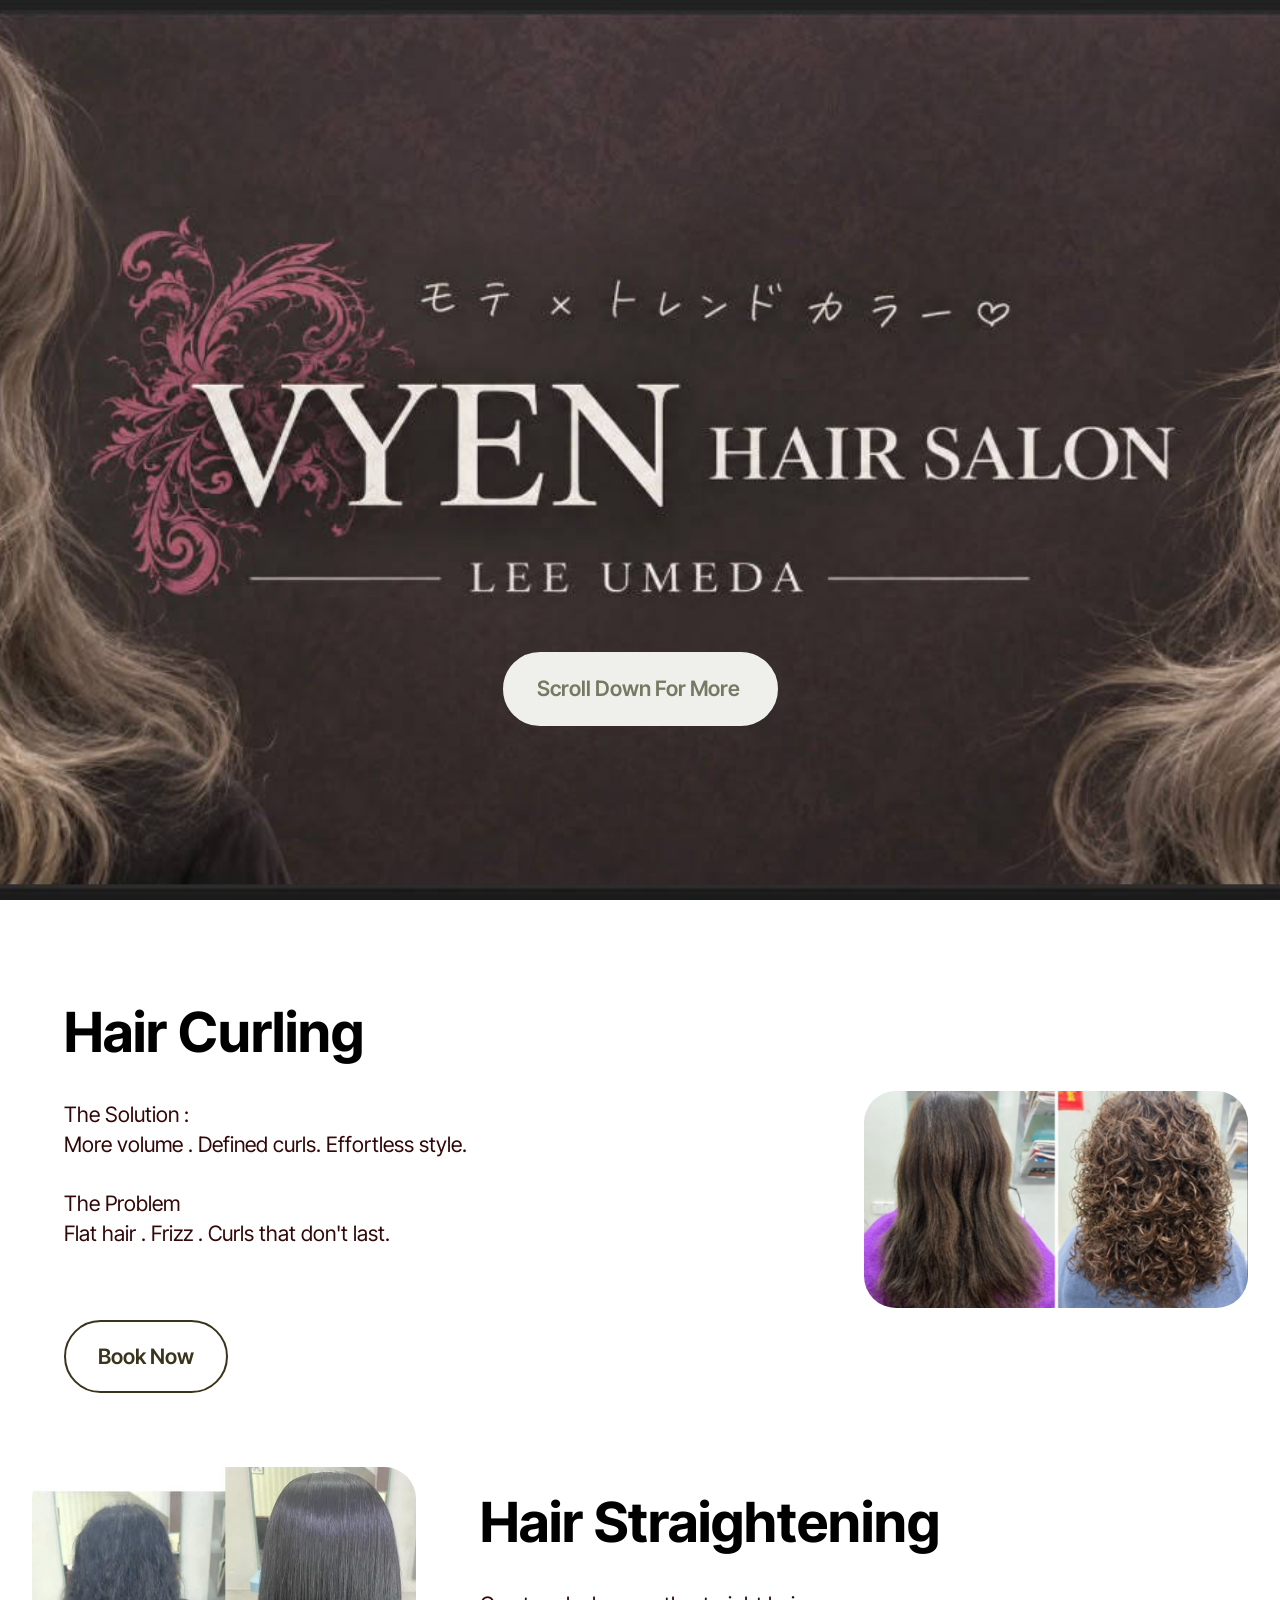
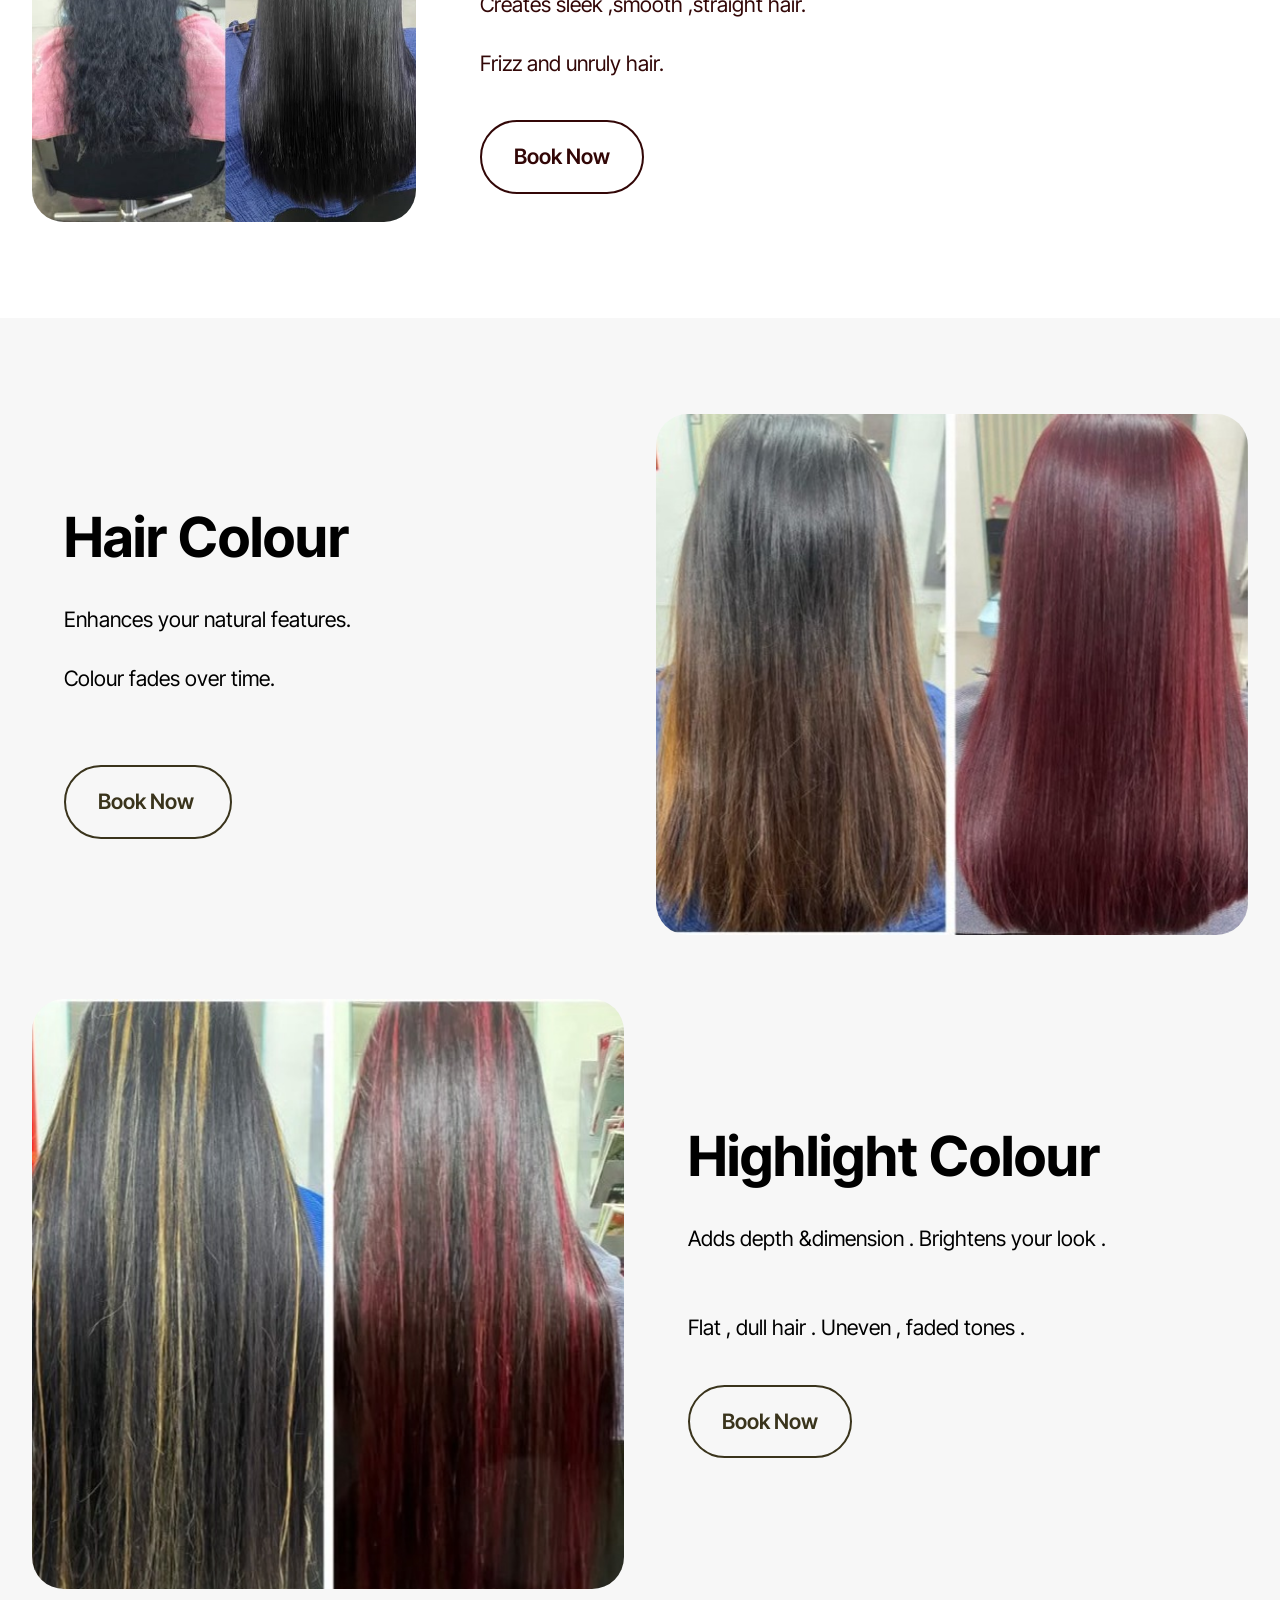
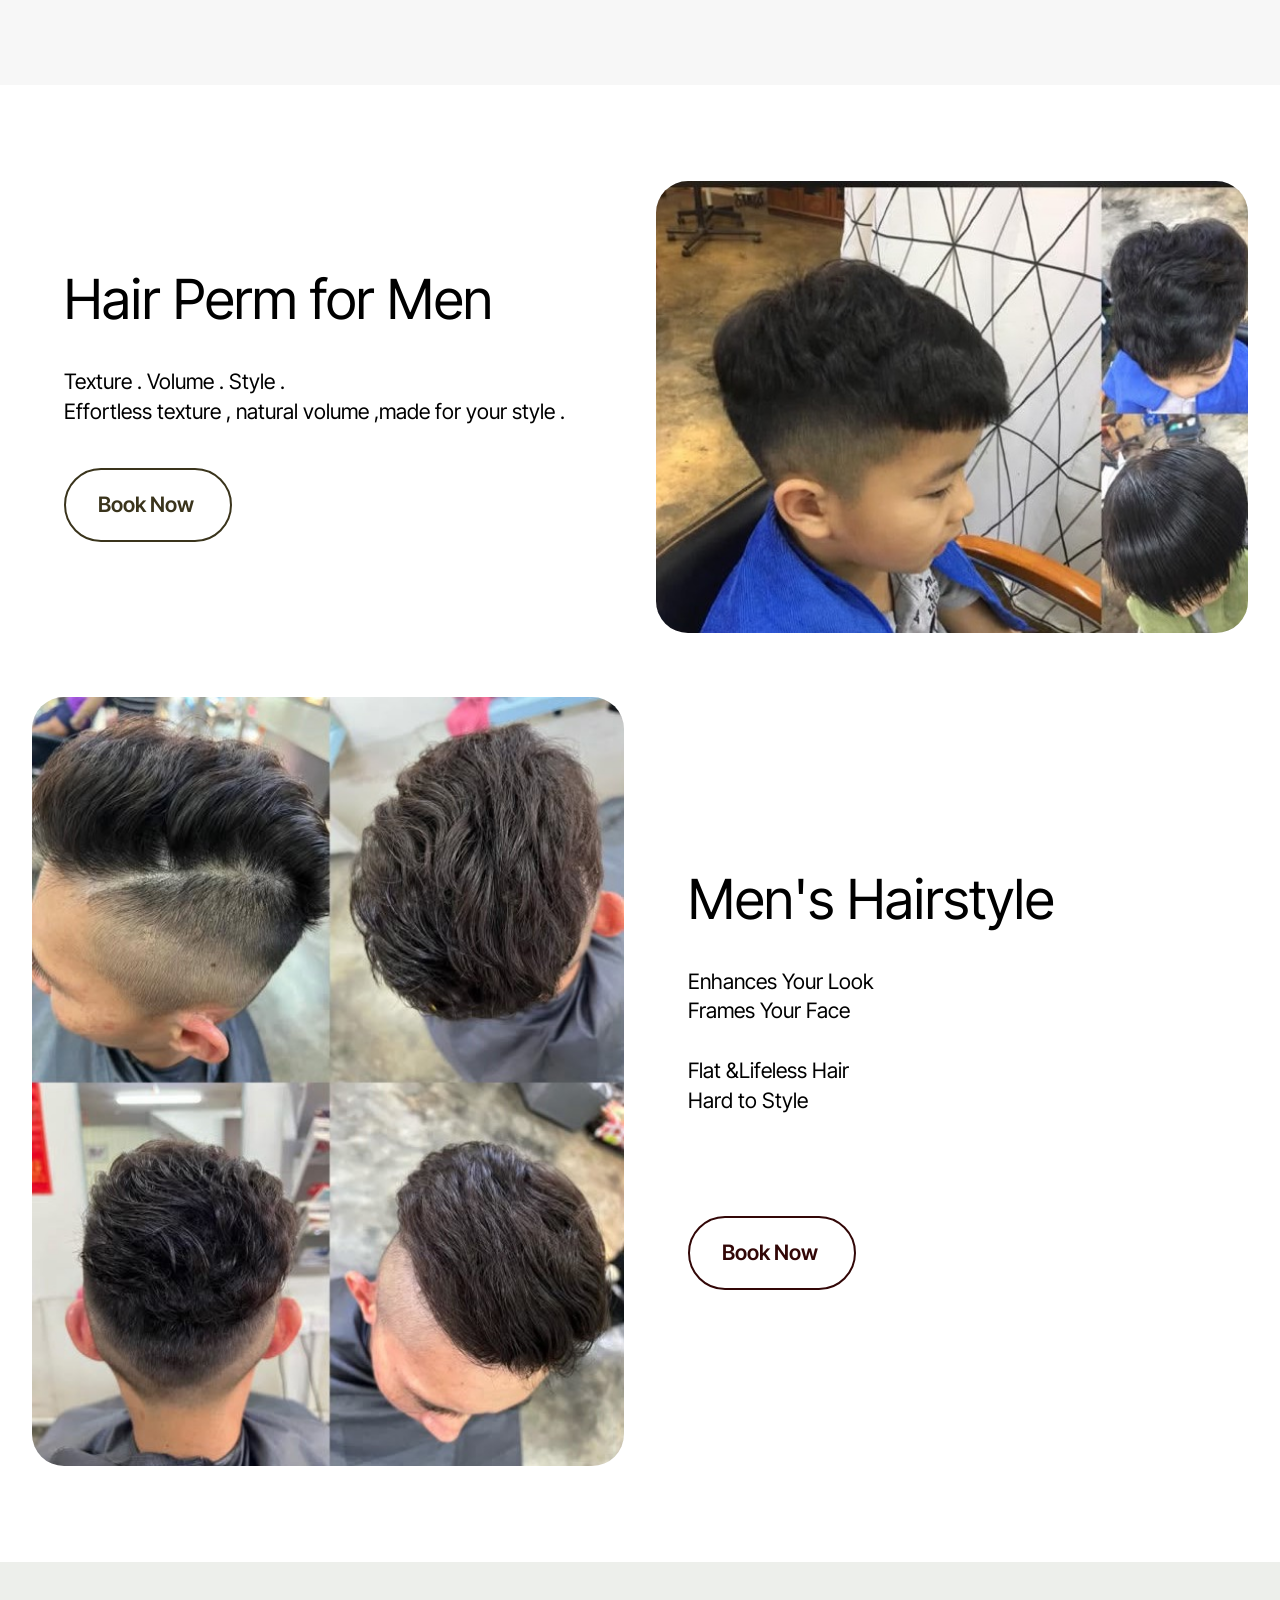
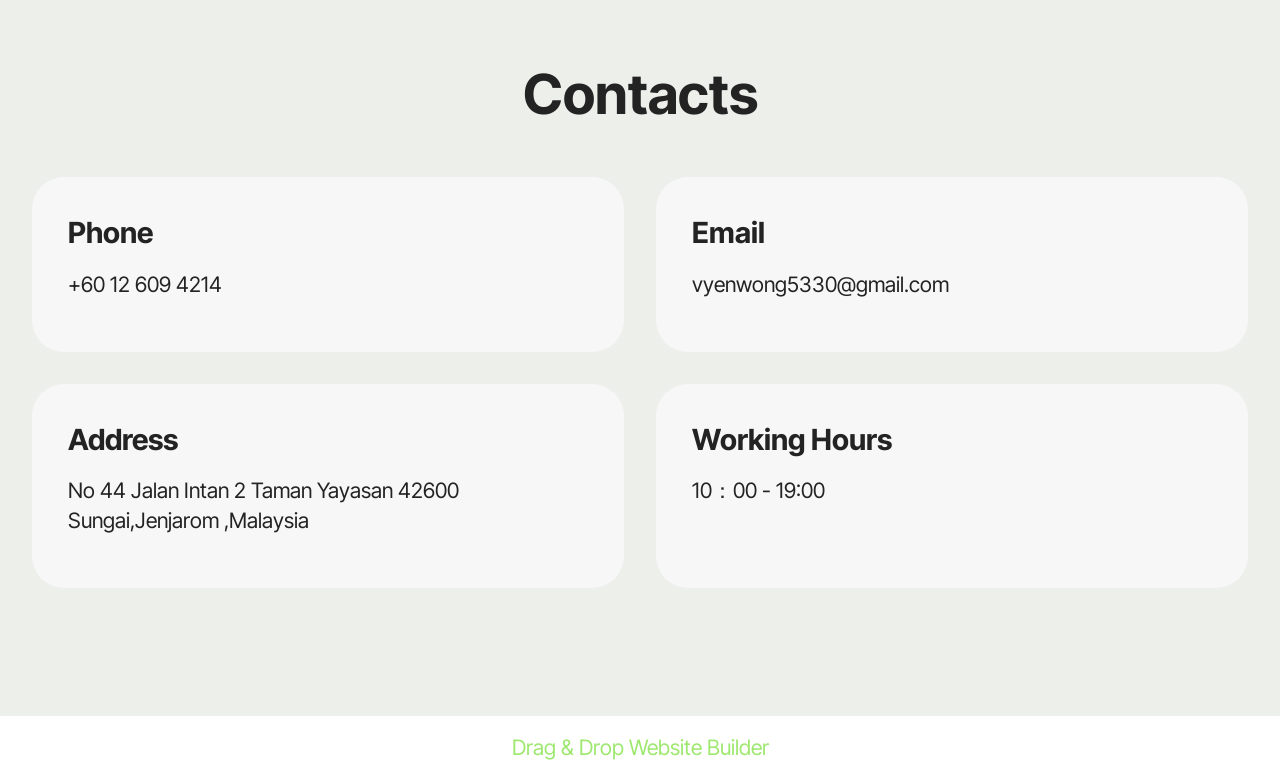
<file: index.html>
<!DOCTYPE html>
<html  >
<head>
  <!-- Site made with Mobirise Website Builder v6.1.12, https://mobirise.com -->
  <meta charset="UTF-8">
  <meta http-equiv="X-UA-Compatible" content="IE=edge">
  <meta name="generator" content="Mobirise v6.1.12, mobirise.com">
  <meta name="viewport" content="width=device-width, initial-scale=1, minimum-scale=1">
  <link rel="shortcut icon" href="assets/images/logo5.png" type="image/x-icon">
  <meta name="description" content="">
  
  
  <title>Home</title>
  <link rel="stylesheet" href="assets/bootstrap/css/bootstrap.min.css">
  <link rel="stylesheet" href="assets/parallax/jarallax.css">
  <link rel="stylesheet" href="assets/theme/css/style.css">
  <link rel="preload" href="https://fonts.googleapis.com/css?family=Inter+Tight:100,200,300,400,500,600,700,800,900,100i,200i,300i,400i,500i,600i,700i,800i,900i&display=swap" as="style" onload="this.onload=null;this.rel='stylesheet'">
  <noscript><link rel="stylesheet" href="https://fonts.googleapis.com/css?family=Inter+Tight:100,200,300,400,500,600,700,800,900,100i,200i,300i,400i,500i,600i,700i,800i,900i&display=swap"></noscript>
  <link rel="preload" as="style" href="assets/mobirise/css/mbr-additional.css?v=wHNh5p"><link rel="stylesheet" href="assets/mobirise/css/mbr-additional.css?v=wHNh5p" type="text/css">

  
  
  
</head>
<body>
  
  <section data-bs-version="5.1" class="header09 startm5 cid-vx9yZUb8Sw mbr-fullscreen mbr-parallax-background" id="header09-8">	
    
	
	
	<div class="container-fluid">
		<div class="row">
			<div class="content-wrap col-12 col-md-8">
				
				
				<p class="mbr-fonts-style mbr-text mbr-white mb-4 display-7"><br><br><br><br><br><br><br><br><br><br><br><br><br><br><br></p>
				<div class="mbr-section-btn"><a class="btn btn-white display-7" href="index.html#features038-i">Scroll Down For More&nbsp;</a></div>
			</div>
		</div>
	</div>
</section>

<section data-bs-version="5.1" class="features38 cid-vx9GGGnEQb" id="features038-f">
    

    
    

    <div class="container">
        <div class="row justify-content-center">
            <div class="col-12 col-md-12 col-lg">
                <div class="text-wrapper align-left">
                    <h1 class="mbr-section-title mbr-fonts-style mb-4 display-2"><strong>Hair Curling&nbsp;</strong></h1>
                    <p class="mbr-text align-left mbr-fonts-style mb-4 display-7">The Solution :<br>More volume . Defined curls. Effortless style.<br><br>The Problem&nbsp;<br>Flat hair . Frizz . Curls that don't last.<br><br></p>
                    <div class="mbr-section-btn align-left mt-3"><a class="btn btn-success-outline display-7" href="page1.html">Book Now</a></div>
                </div>
            </div>
            <div class="col-12 col-md-12 col-lg-4 image-wrapper">
                <img class="w-100" src="assets/images/whatsapp20image202026-10-0520at2015.02.12-816x544.jpeg" alt="Mobirise Website Builder">
            </div>
        </div>
        <div class="row row-reverse justify-content-center">

            <div class="col-12 col-md-12 col-lg">
                <div class="text-wrapper align-left">
                    <h1 class="mbr-section-title mbr-fonts-style mb-4 display-2"><strong>Hair Straightening</strong></h1>
                    <p class="mbr-text align-left mbr-fonts-style mb-4 display-7">Creates sleek ,smooth ,straight hair.<br><br>Frizz and unruly hair.</p>
                    <div class="mbr-section-btn align-left mt-3"><a class="btn btn-info-outline display-7" href="page4.html">Book Now</a></div>
                </div>
            </div>
            <div class="col-12 col-md-12 col-lg-4 image-wrapper">
                <img class="w-100" src="assets/images/whatsapp20image202026-10-0620at203.57.01-590x1280.jpeg" alt="Mobirise Website Builder">
            </div>
        </div>
        
    </div>
</section>

<section data-bs-version="5.1" class="features38 cid-vx9GWwopf5" id="features038-g">
    

    
    

    <div class="container">
        <div class="row justify-content-center">
            <div class="col-12 col-md-12 col-lg">
                <div class="text-wrapper align-left">
                    <h1 class="mbr-section-title mbr-fonts-style mb-4 display-2"><strong>Hair Colour</strong><strong><br></strong></h1>
                    <p class="mbr-text align-left mbr-fonts-style mb-4 display-7">Enhances your natural features.<br><br>Colour fades over time.<br><br></p>
                    <div class="mbr-section-btn align-left mt-3"><a class="btn btn-success-outline display-7" href="page5.html">Book Now&nbsp;</a></div>
                </div>
            </div>
            <div class="col-12 col-md-12 col-lg-6 image-wrapper">
                <img class="w-100" src="assets/images/whatsapp20image202026-10-0520at201.19.09-590x1280.jpeg" alt="Mobirise Website Builder">
            </div>
        </div>
        <div class="row row-reverse justify-content-center">

            <div class="col-12 col-md-12 col-lg">
                <div class="text-wrapper align-left">
                    <h1 class="mbr-section-title mbr-fonts-style mb-4 display-2"><strong>Highlight Colour&nbsp;</strong></h1>
                    <p class="mbr-text align-left mbr-fonts-style mb-4 display-7">Adds depth &amp;dimension . Brightens your look .<br><br><br>Flat , dull hair . Uneven , faded tones .</p>
                    <div class="mbr-section-btn align-left mt-3"><a class="btn btn-success-outline display-7" href="page6.html">Book Now</a></div>
                </div>
            </div>
            <div class="col-12 col-md-12 col-lg-6 image-wrapper">
                <img class="w-100" src="assets/images/whatsapp20image202026-10-0520at2013.19.09-590x1280.jpeg" alt="Mobirise Website Builder">
            </div>
        </div>
        
    </div>
</section>

<section data-bs-version="5.1" class="features38 cid-vxeMOnGQoR" id="features038-i">
    

    
    

    <div class="container">
        <div class="row justify-content-center">
            <div class="col-12 col-md-12 col-lg">
                <div class="text-wrapper align-left">
                    <h1 class="mbr-section-title mbr-fonts-style mb-4 display-2">Hair Perm for Men&nbsp;</h1>
                    <p class="mbr-text align-left mbr-fonts-style mb-4 display-7">Texture . Volume . Style .<br>Effortless texture , natural volume ,made for your style .</p>
                    <div class="mbr-section-btn align-left mt-3"><a class="btn btn-success-outline display-7" href="page7.html">Book Now&nbsp;</a></div>
                </div>
            </div>
            <div class="col-12 col-md-12 col-lg-6 image-wrapper">
                <img class="w-100" src="assets/images/whatsapp20image202026-10-0620at2011.42.38-590x1280.jpeg" alt="Mobirise Website Builder">
            </div>
        </div>
        <div class="row row-reverse justify-content-center">

            <div class="col-12 col-md-12 col-lg">
                <div class="text-wrapper align-left">
                    <h1 class="mbr-section-title mbr-fonts-style mb-4 display-2">Men's Hairstyle&nbsp;</h1>
                    <p class="mbr-text align-left mbr-fonts-style mb-4 display-7">Enhances Your Look&nbsp;<br>Frames Your Face&nbsp;<br><br>Flat &amp;Lifeless Hair<br>Hard to Style&nbsp;<br><br><br></p>
                    <div class="mbr-section-btn align-left mt-3"><a class="btn btn-info-outline display-7" href="page8.html">Book Now&nbsp;</a></div>
                </div>
            </div>
            <div class="col-12 col-md-12 col-lg-6 image-wrapper">
                <img class="w-100" src="assets/images/whatsapp20image202026-10-0620at2012.00.13-590x1280.jpeg" alt="Mobirise Website Builder">
            </div>
        </div>
        
    </div>
</section>

<section data-bs-version="5.1" class="contacts01 cid-vx9wNbeJ8f" id="contacts01-5">
    

    
    
    <div class="container">
        <div class="row justify-content-center">
            <div class="col-12 content-head">
                <div class="mbr-section-head mb-5">
                    <h3 class="mbr-section-title mbr-fonts-style align-center mb-0 display-2">
                        <strong>Contacts</strong>
                    </h3>
                    
                </div>
            </div>
        </div>
        <div class="row">
            <div class="item features-without-image col-12 col-md-6 active">
                <div class="item-wrapper">
                    <div class="text-wrapper">
                        <h6 class="card-title mbr-fonts-style mb-3 display-5">
                            <strong>Phone</strong>
                        </h6>
                        <p class="mbr-text mbr-fonts-style display-7">+60 12 609 4214</p>
                    </div>
                </div>
            </div>
            <div class="item features-without-image col-12 col-md-6">
                <div class="item-wrapper">
                    <div class="text-wrapper">
                        <h6 class="card-title mbr-fonts-style mb-3 display-5">
                            <strong>Email</strong>
                        </h6>
                        <p class="mbr-text mbr-fonts-style display-7">vyenwong5330@gmail.com</p>
                    </div>
                </div>
            </div>
            <div class="item features-without-image col-12 col-md-6">
                <div class="item-wrapper">
                    <div class="text-wrapper">
                        <h6 class="card-title mbr-fonts-style mb-3 display-5">
                            <strong>Address</strong>
                        </h6>
                        <p class="mbr-text mbr-fonts-style display-7">No 44 Jalan Intan 2 Taman Yayasan 42600 Sungai,Jenjarom ,Malaysia&nbsp;</p>
                    </div>
                </div>
            </div>
            <div class="item features-without-image col-12 col-md-6">
                <div class="item-wrapper">
                    <div class="text-wrapper">
                        <h6 class="card-title mbr-fonts-style mb-3 display-5">
                            <strong>Working Hours</strong>
                        </h6>
                        <p class="mbr-text mbr-fonts-style display-7">10：00 - 19:00</p>
                    </div>
                </div>
            </div>
        </div>
    </div>
</section><section class="display-7" style="padding: 0;align-items: center;justify-content: center;flex-wrap: wrap;    align-content: center;display: flex;position: relative;height: 4rem;"><a href="https://mobiri.se/5185868" style="flex: 1 1;height: 4rem;position: absolute;width: 100%;z-index: 1;"><img alt="" style="height: 4rem;" src="[data-uri]"></a><p style="margin: 0;text-align: center;" class="display-7">&#8204;</p><a style="z-index:1" href="https://mobirise.com/drag-drop-website-builder.html">Drag & Drop Website Builder</a></section><script src="assets/bootstrap/js/bootstrap.bundle.min.js"></script>  <script src="assets/parallax/jarallax.js"></script>  <script src="assets/smoothscroll/smooth-scroll.js"></script>  <script src="assets/ytplayer/index.js"></script>  <script src="assets/theme/js/script.js"></script>  
  
  
</body>
</html>
</file>
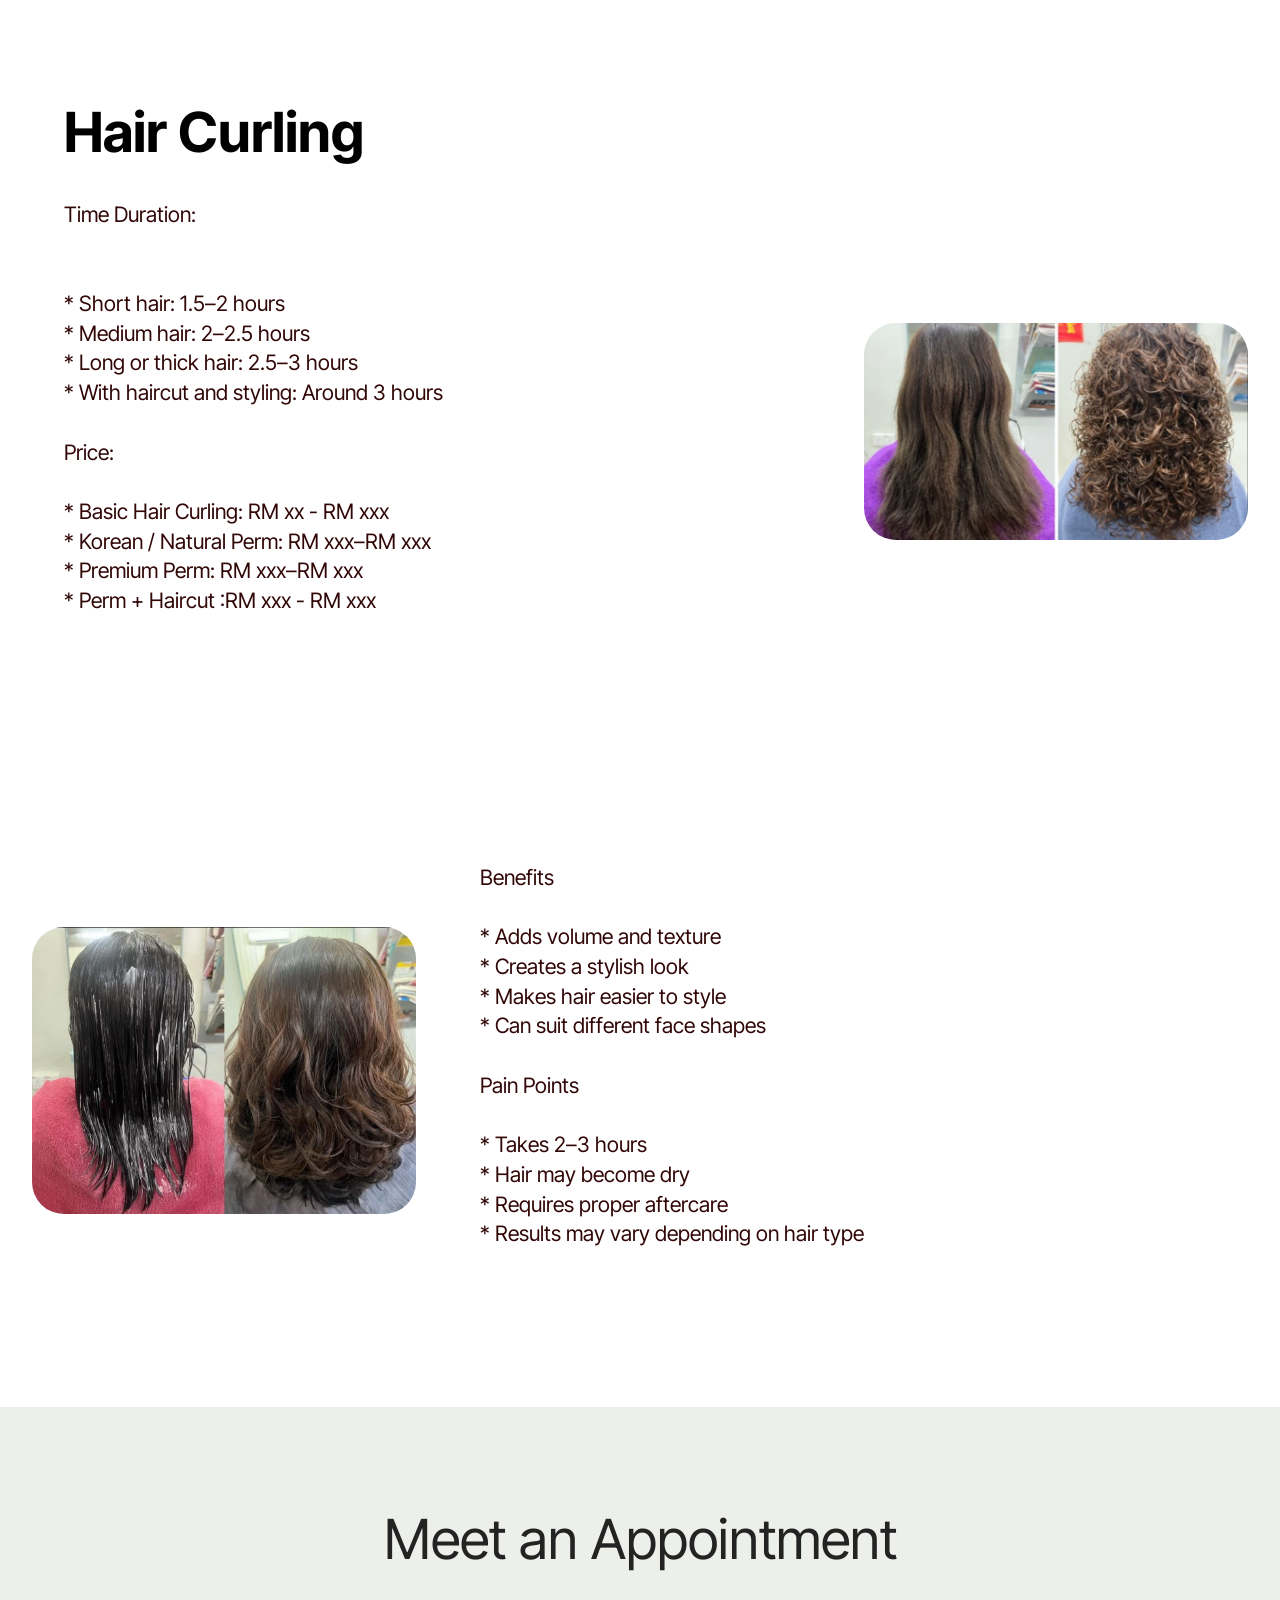
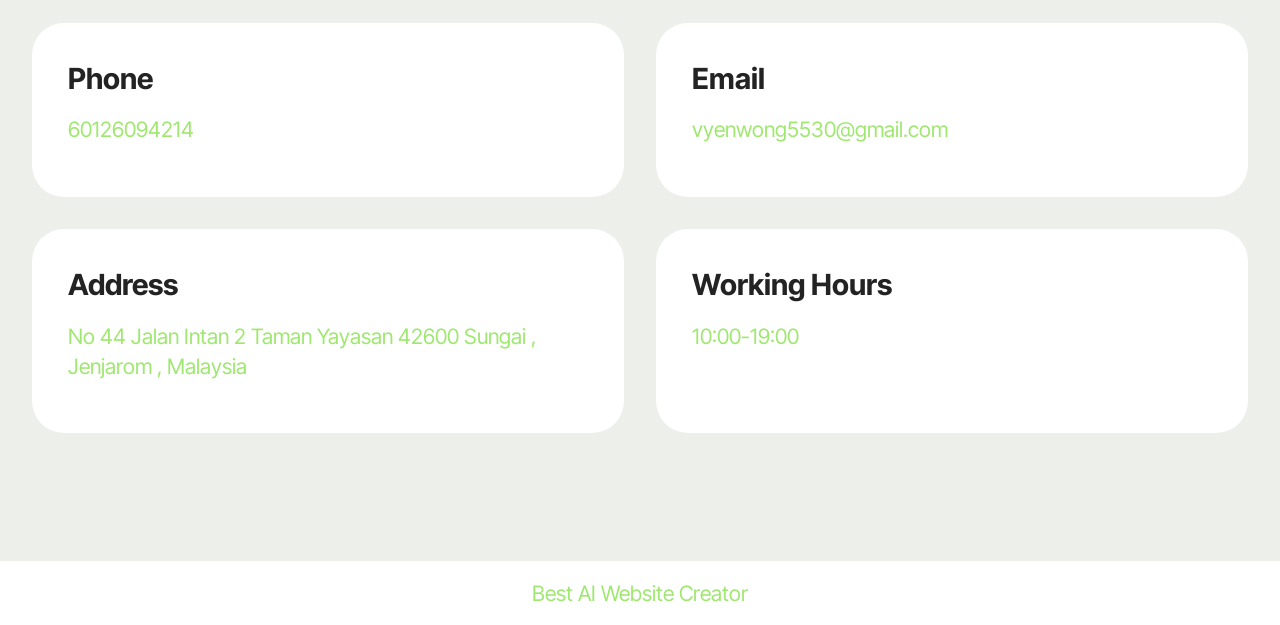
<file: page1.html>
<!DOCTYPE html>
<html  >
<head>
  <!-- Site made with Mobirise Website Builder v6.1.12, https://mobirise.com -->
  <meta charset="UTF-8">
  <meta http-equiv="X-UA-Compatible" content="IE=edge">
  <meta name="generator" content="Mobirise v6.1.12, mobirise.com">
  <meta name="viewport" content="width=device-width, initial-scale=1, minimum-scale=1">
  <link rel="shortcut icon" href="assets/images/logo5.png" type="image/x-icon">
  <meta name="description" content="">
  
  
  <title>Hair Curling</title>
  <link rel="stylesheet" href="assets/bootstrap/css/bootstrap.min.css">
  <link rel="stylesheet" href="assets/theme/css/style.css">
  <link rel="preload" href="https://fonts.googleapis.com/css?family=Inter+Tight:100,200,300,400,500,600,700,800,900,100i,200i,300i,400i,500i,600i,700i,800i,900i&display=swap" as="style" onload="this.onload=null;this.rel='stylesheet'">
  <noscript><link rel="stylesheet" href="https://fonts.googleapis.com/css?family=Inter+Tight:100,200,300,400,500,600,700,800,900,100i,200i,300i,400i,500i,600i,700i,800i,900i&display=swap"></noscript>
  <link rel="preload" as="style" href="assets/mobirise/css/mbr-additional.css?v=H42pMC"><link rel="stylesheet" href="assets/mobirise/css/mbr-additional.css?v=H42pMC" type="text/css">

  
  
  
</head>
<body>
  
  <section data-bs-version="5.1" class="features38 cid-vxfh5MWn07" id="features038-k">
    

    
    

    <div class="container">
        <div class="row justify-content-center">
            <div class="col-12 col-md-12 col-lg">
                <div class="text-wrapper align-left">
                    <h1 class="mbr-section-title mbr-fonts-style mb-4 display-2"><strong>Hair Curling&nbsp;</strong></h1>
                    <p class="mbr-text align-left mbr-fonts-style mb-4 display-7">Time Duration:<br><br><br>* Short hair: 1.5–2 hours<br>* Medium hair: 2–2.5 hours<br>* Long or thick hair: 2.5–3 hours<br>* With haircut and styling: Around 3 hours<br><br>Price:<br><br>* Basic Hair Curling: RM xx - RM xxx<br>* Korean / Natural Perm: RM xxx–RM xxx<br>* Premium Perm: RM xxx–RM xxx<br>* Perm + Haircut :RM xxx - RM xxx<br><br><br><br><br></p>
                    
                </div>
            </div>
            <div class="col-12 col-md-12 col-lg-4 image-wrapper">
                <img class="w-100" src="assets/images/whatsapp20image202026-10-0520at2015.02.12-816x544.jpeg" alt="Mobirise Website Builder">
            </div>
        </div>
        <div class="row row-reverse justify-content-center">

            <div class="col-12 col-md-12 col-lg">
                <div class="text-wrapper align-left">
                    <h1 class="mbr-section-title mbr-fonts-style mb-4 display-2"></h1>
                    <p class="mbr-text align-left mbr-fonts-style mb-4 display-7">Benefits<br><br>* Adds volume and texture<br>* Creates a stylish look<br>* Makes hair easier to style<br>* Can suit different face shapes<br><br>Pain Points<br><br>* Takes 2–3 hours<br>* Hair may become dry<br>* Requires proper aftercare<br>* Results may vary depending on hair type<br><br></p>
                    
                </div>
            </div>
            <div class="col-12 col-md-12 col-lg-4 image-wrapper">
                <img class="w-100" src="assets/images/whatsapp20image202026-10-0620at2013.57.01-590x1280.jpeg" alt="Mobirise Website Builder">
            </div>
        </div>
        
    </div>
</section>

<section data-bs-version="5.1" class="contacts01 cid-vxflnv0gUh" id="contacts01-p">
    

    
    
    <div class="container">
        <div class="row justify-content-center">
            <div class="col-12 content-head">
                <div class="mbr-section-head mb-5">
                    <h3 class="mbr-section-title mbr-fonts-style align-center mb-0 display-2">Meet an Appointment</h3>
                    
                </div>
            </div>
        </div>
        <div class="row">
            <div class="item features-without-image col-12 col-md-6 active">
                <div class="item-wrapper">
                    <div class="text-wrapper">
                        <h6 class="card-title mbr-fonts-style mb-3 display-5">
                            <strong>Phone</strong>
                        </h6>
                        <p class="mbr-text mbr-fonts-style display-7">60126094214</p>
                    </div>
                </div>
            </div>
            <div class="item features-without-image col-12 col-md-6">
                <div class="item-wrapper">
                    <div class="text-wrapper">
                        <h6 class="card-title mbr-fonts-style mb-3 display-5">
                            <strong>Email</strong>
                        </h6>
                        <p class="mbr-text mbr-fonts-style display-7">vyenwong5530@gmail.com</p>
                    </div>
                </div>
            </div>
            <div class="item features-without-image col-12 col-md-6">
                <div class="item-wrapper">
                    <div class="text-wrapper">
                        <h6 class="card-title mbr-fonts-style mb-3 display-5">
                            <strong>Address</strong>
                        </h6>
                        <p class="mbr-text mbr-fonts-style display-7">No 44 Jalan Intan 2 Taman Yayasan 42600 Sungai , Jenjarom , Malaysia&nbsp;</p>
                    </div>
                </div>
            </div>
            <div class="item features-without-image col-12 col-md-6">
                <div class="item-wrapper">
                    <div class="text-wrapper">
                        <h6 class="card-title mbr-fonts-style mb-3 display-5">
                            <strong>Working Hours</strong>
                        </h6>
                        <p class="mbr-text mbr-fonts-style display-7">10:00-19:00</p>
                    </div>
                </div>
            </div>
        </div>
    </div>
</section><section class="display-7" style="padding: 0;align-items: center;justify-content: center;flex-wrap: wrap;    align-content: center;display: flex;position: relative;height: 4rem;"><a href="https://mobiri.se/5185868" style="flex: 1 1;height: 4rem;position: absolute;width: 100%;z-index: 1;"><img alt="" style="height: 4rem;" src="[data-uri]"></a><p style="margin: 0;text-align: center;" class="display-7">&#8204;</p><a style="z-index:1" href="https://mobirise.com/builder/ai-website-creator.html">Best AI Website Creator</a></section><script src="assets/bootstrap/js/bootstrap.bundle.min.js"></script>  <script src="assets/smoothscroll/smooth-scroll.js"></script>  <script src="assets/ytplayer/index.js"></script>  <script src="assets/theme/js/script.js"></script>  
  
  
</body>
</html>
</file>
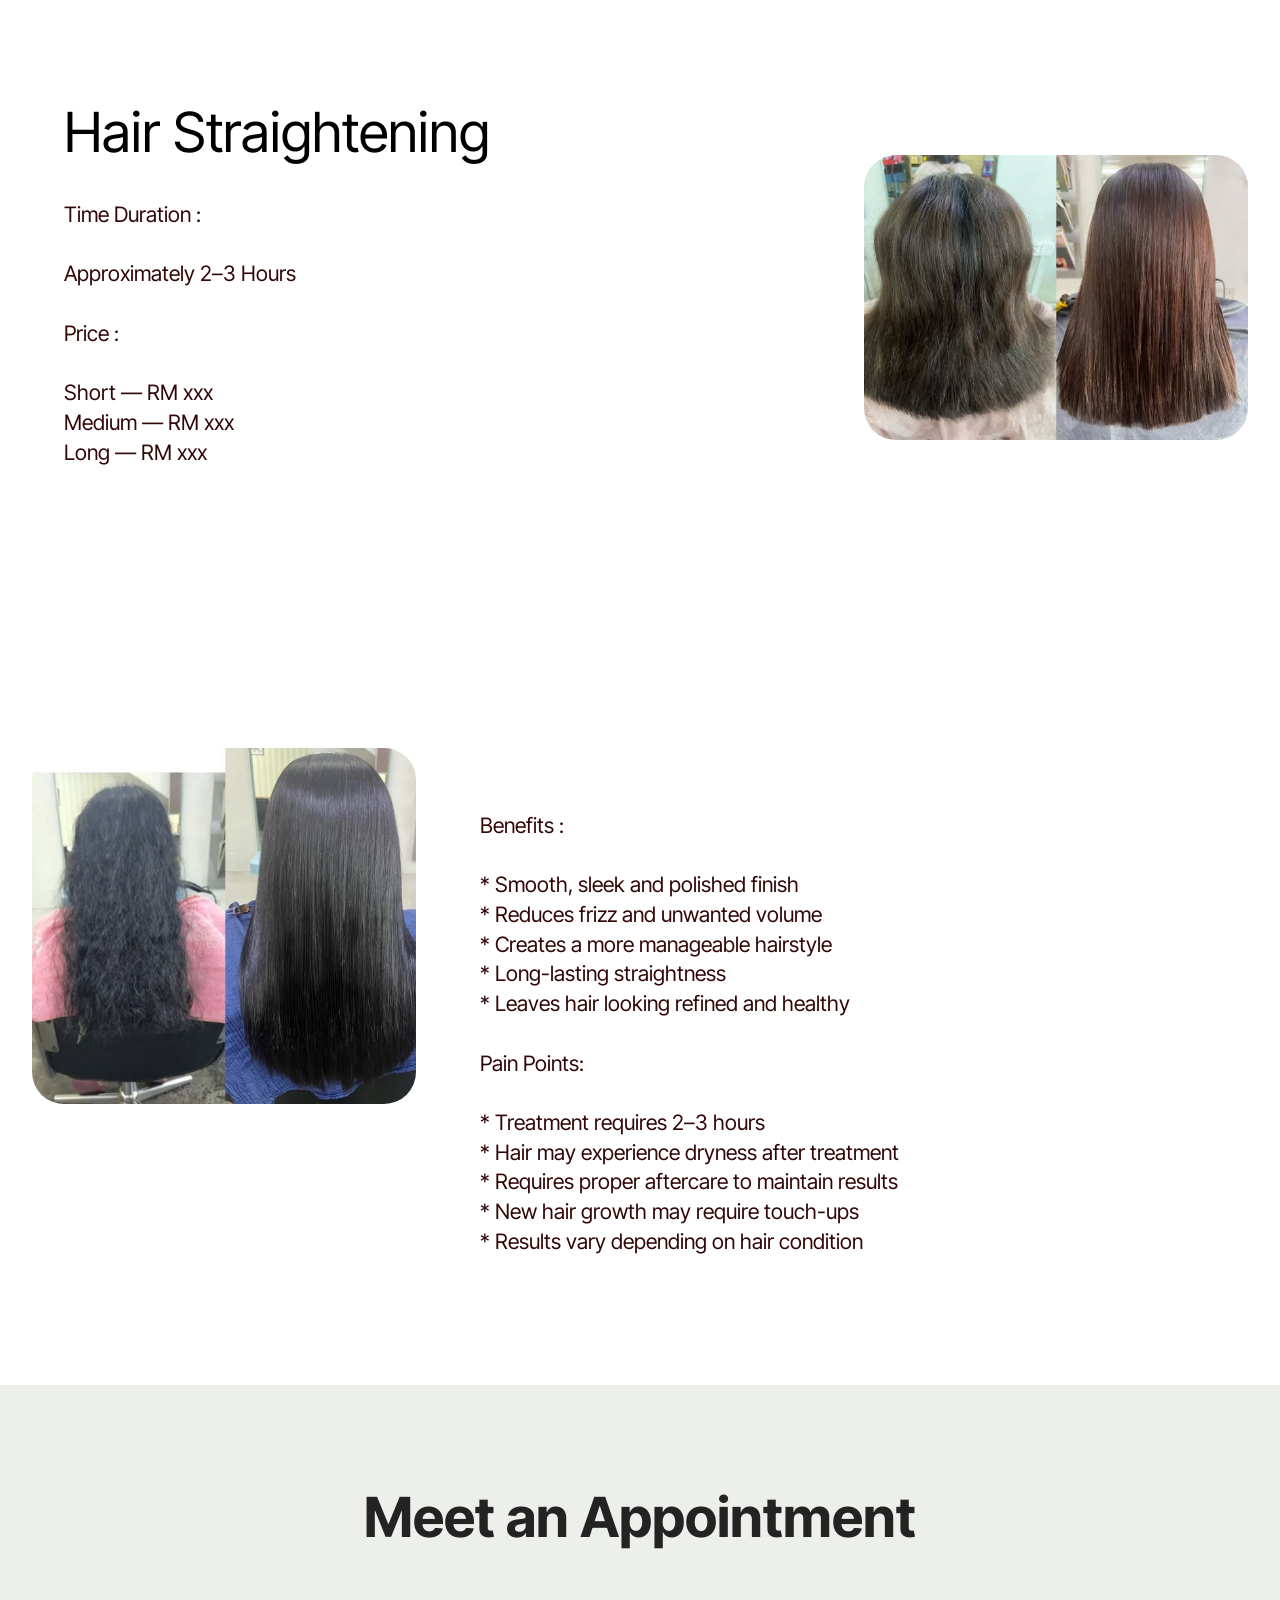
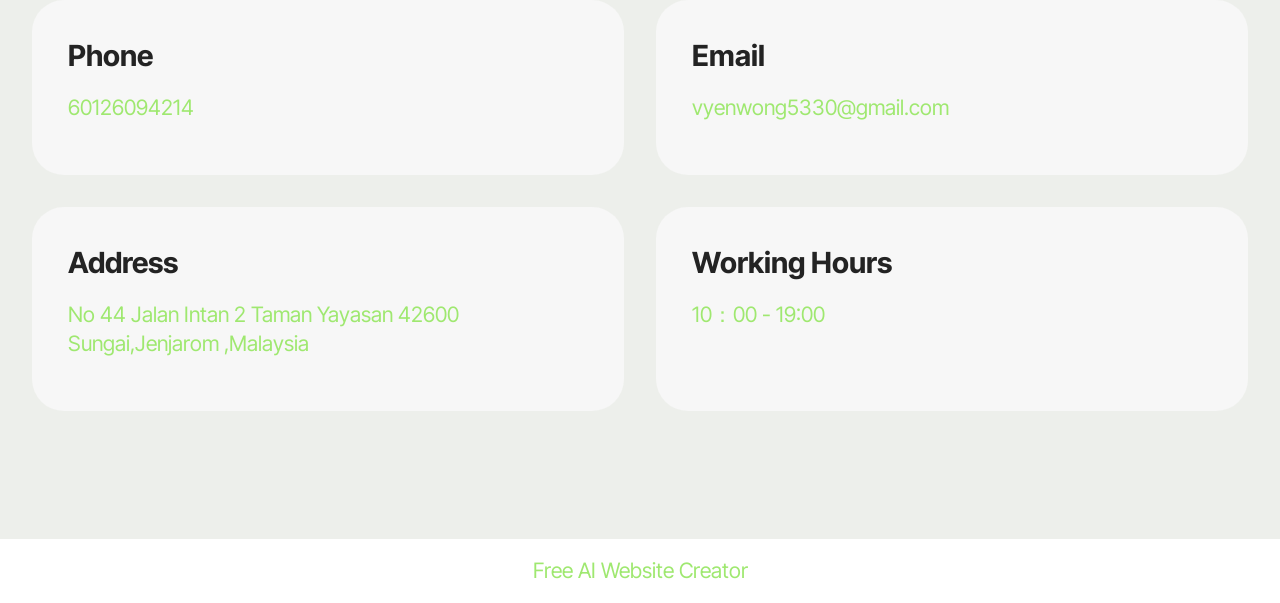
<file: page4.html>
<!DOCTYPE html>
<html  >
<head>
  <!-- Site made with Mobirise Website Builder v6.1.12, https://mobirise.com -->
  <meta charset="UTF-8">
  <meta http-equiv="X-UA-Compatible" content="IE=edge">
  <meta name="generator" content="Mobirise v6.1.12, mobirise.com">
  <meta name="viewport" content="width=device-width, initial-scale=1, minimum-scale=1">
  <link rel="shortcut icon" href="assets/images/logo5.png" type="image/x-icon">
  <meta name="description" content="">
  
  
  <title>Hair Straightening&nbsp;</title>
  <link rel="stylesheet" href="assets/bootstrap/css/bootstrap.min.css">
  <link rel="stylesheet" href="assets/theme/css/style.css">
  <link rel="preload" href="https://fonts.googleapis.com/css?family=Inter+Tight:100,200,300,400,500,600,700,800,900,100i,200i,300i,400i,500i,600i,700i,800i,900i&display=swap" as="style" onload="this.onload=null;this.rel='stylesheet'">
  <noscript><link rel="stylesheet" href="https://fonts.googleapis.com/css?family=Inter+Tight:100,200,300,400,500,600,700,800,900,100i,200i,300i,400i,500i,600i,700i,800i,900i&display=swap"></noscript>
  <link rel="preload" as="style" href="assets/mobirise/css/mbr-additional.css?v=b66sMN"><link rel="stylesheet" href="assets/mobirise/css/mbr-additional.css?v=b66sMN" type="text/css">

  
  
  
</head>
<body>
  
  <section data-bs-version="5.1" class="features38 cid-vxfoGmsDKy" id="features038-r">
    

    
    

    <div class="container">
        <div class="row justify-content-center">
            <div class="col-12 col-md-12 col-lg">
                <div class="text-wrapper align-left">
                    <h1 class="mbr-section-title mbr-fonts-style mb-4 display-2">Hair Straightening&nbsp;</h1>
                    <p class="mbr-text align-left mbr-fonts-style mb-4 display-7">Time Duration :<br><br>Approximately 2–3 Hours<br><br>Price :<br><br>Short — RM xxx<br>Medium — RM xxx<br>Long — RM xxx</p>
                    
                </div>
            </div>
            <div class="col-12 col-md-12 col-lg-4 image-wrapper">
                <img class="w-100" src="assets/images/whatsapp20image202026-10-0620at2015.05.46-590x1280.jpeg" alt="Mobirise Website Builder">
            </div>
        </div>
        <div class="row row-reverse justify-content-center">

            <div class="col-12 col-md-12 col-lg">
                <div class="text-wrapper align-left">
                    <h1 class="mbr-section-title mbr-fonts-style mb-4 display-2"><div><br></div><div><br></div><div><br></div></h1>
                    <p class="mbr-text align-left mbr-fonts-style mb-4 display-7">Benefits :<br><br>* Smooth, sleek and polished finish<br>* Reduces frizz and unwanted volume<br>* Creates a more manageable hairstyle<br>* Long-lasting straightness<br>* Leaves hair looking refined and healthy<br><br>Pain Points:<br><br>* Treatment requires 2–3 hours<br>* Hair may experience dryness after treatment<br>* Requires proper aftercare to maintain results<br>* New hair growth may require touch-ups<br>* Results vary depending on hair condition</p>
                    
                </div>
            </div>
            <div class="col-12 col-md-12 col-lg-4 image-wrapper">
                <img class="w-100" src="assets/images/whatsapp20image202026-10-0620at203.57.01-590x1280.jpeg" alt="Mobirise Website Builder">
            </div>
        </div>
        
    </div>
</section>

<section data-bs-version="5.1" class="contacts01 cid-vxfoGmW0PU" id="contacts01-u">
    

    
    
    <div class="container">
        <div class="row justify-content-center">
            <div class="col-12 content-head">
                <div class="mbr-section-head mb-5">
                    <h3 class="mbr-section-title mbr-fonts-style align-center mb-0 display-2"><strong>Meet an Appointment</strong></h3>
                    
                </div>
            </div>
        </div>
        <div class="row">
            <div class="item features-without-image col-12 col-md-6 active">
                <div class="item-wrapper">
                    <div class="text-wrapper">
                        <h6 class="card-title mbr-fonts-style mb-3 display-5">
                            <strong>Phone</strong>
                        </h6>
                        <p class="mbr-text mbr-fonts-style display-7">60126094214</p>
                    </div>
                </div>
            </div>
            <div class="item features-without-image col-12 col-md-6">
                <div class="item-wrapper">
                    <div class="text-wrapper">
                        <h6 class="card-title mbr-fonts-style mb-3 display-5">
                            <strong>Email</strong>
                        </h6>
                        <p class="mbr-text mbr-fonts-style display-7">vyenwong5330@gmail.com</p>
                    </div>
                </div>
            </div>
            <div class="item features-without-image col-12 col-md-6">
                <div class="item-wrapper">
                    <div class="text-wrapper">
                        <h6 class="card-title mbr-fonts-style mb-3 display-5">
                            <strong>Address</strong>
                        </h6>
                        <p class="mbr-text mbr-fonts-style display-7">No 44 Jalan Intan 2 Taman Yayasan 42600 Sungai,Jenjarom ,Malaysia&nbsp;</p>
                    </div>
                </div>
            </div>
            <div class="item features-without-image col-12 col-md-6">
                <div class="item-wrapper">
                    <div class="text-wrapper">
                        <h6 class="card-title mbr-fonts-style mb-3 display-5">
                            <strong>Working Hours</strong>
                        </h6>
                        <p class="mbr-text mbr-fonts-style display-7">10：00 - 19:00</p>
                    </div>
                </div>
            </div>
        </div>
    </div>
</section><section class="display-7" style="padding: 0;align-items: center;justify-content: center;flex-wrap: wrap;    align-content: center;display: flex;position: relative;height: 4rem;"><a href="https://mobiri.se/5185868" style="flex: 1 1;height: 4rem;position: absolute;width: 100%;z-index: 1;"><img alt="" style="height: 4rem;" src="[data-uri]"></a><p style="margin: 0;text-align: center;" class="display-7">&#8204;</p><a style="z-index:1" href="https://mobirise.com/builder/ai-website-creator.html">Free AI Website Creator</a></section><script src="assets/bootstrap/js/bootstrap.bundle.min.js"></script>  <script src="assets/smoothscroll/smooth-scroll.js"></script>  <script src="assets/ytplayer/index.js"></script>  <script src="assets/theme/js/script.js"></script>  
  
  
</body>
</html>
</file>
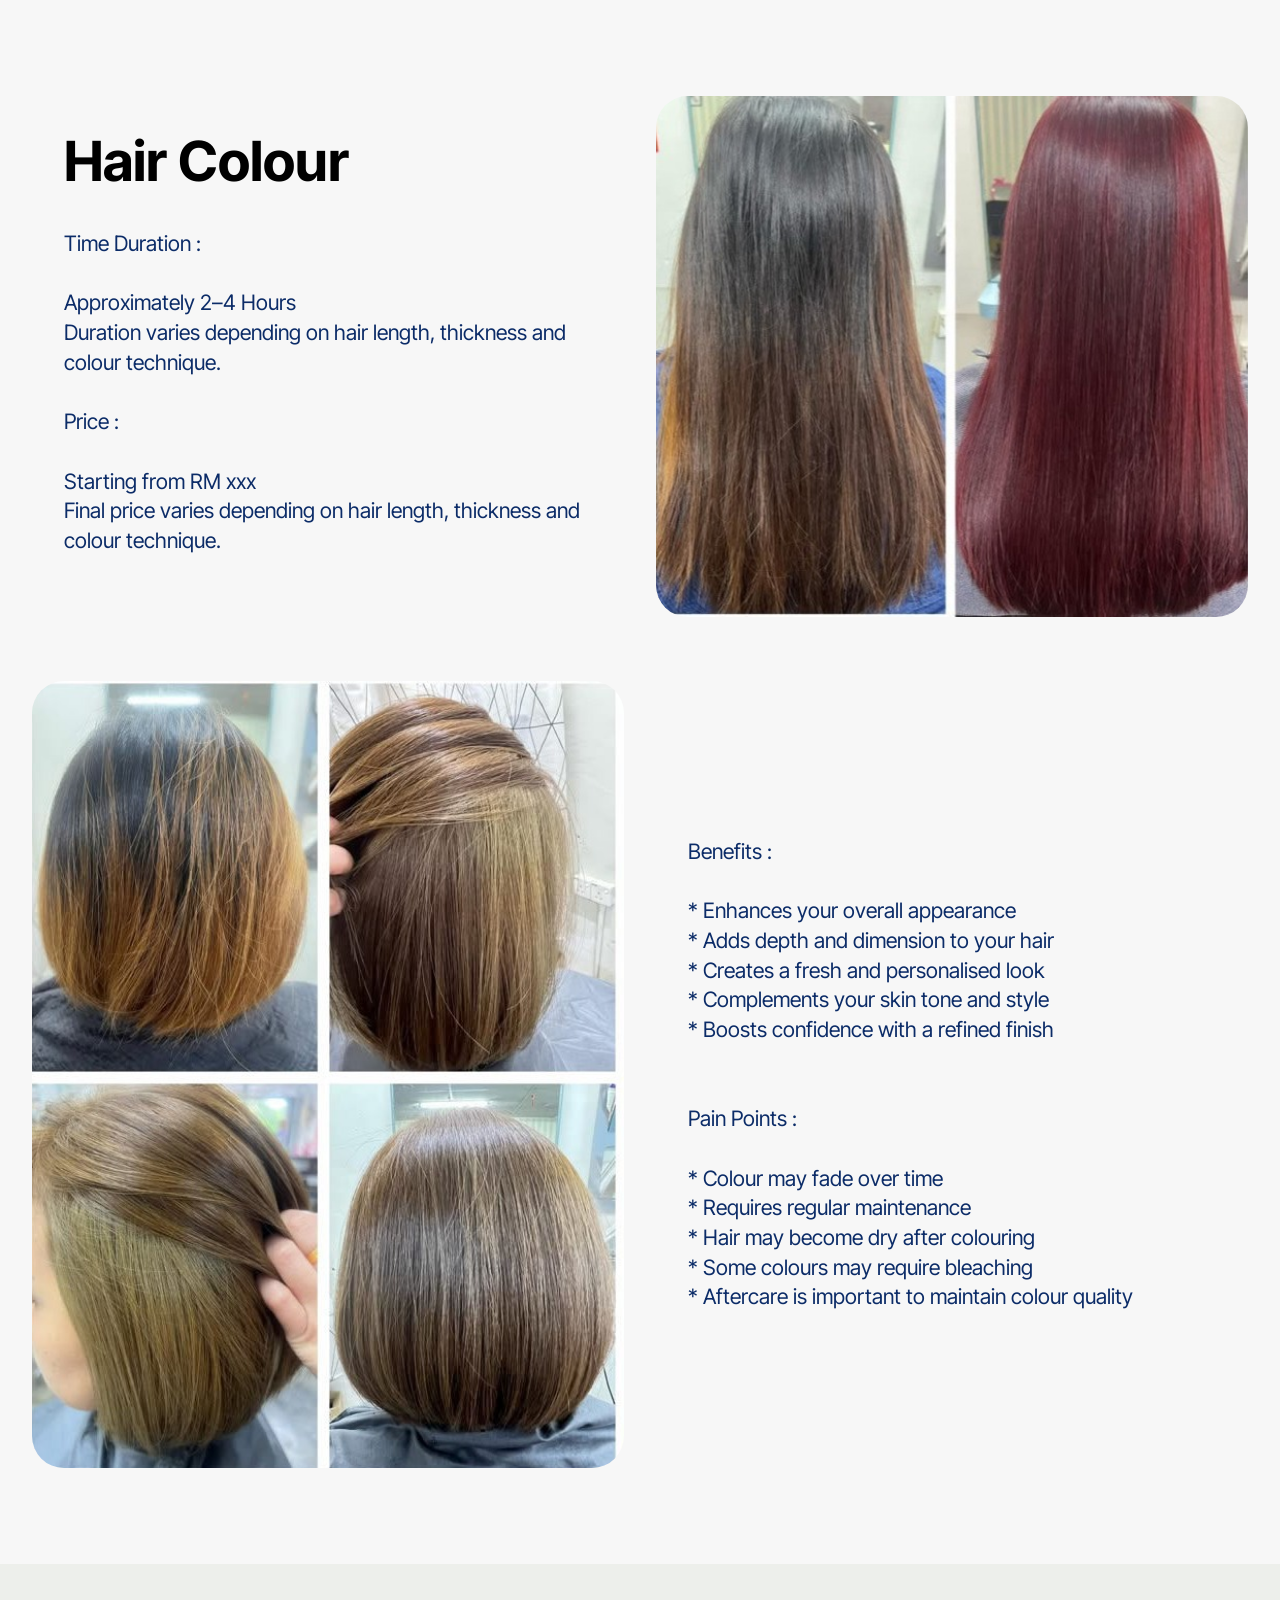
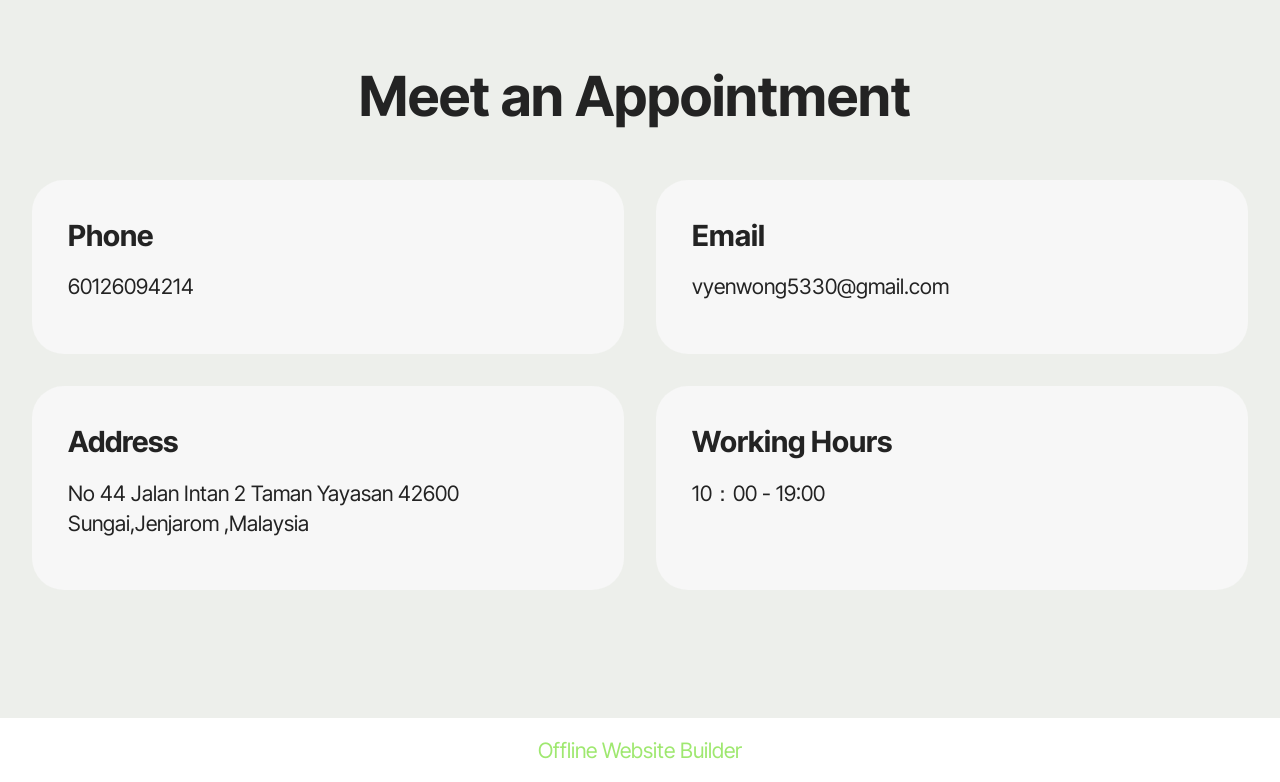
<file: page5.html>
<!DOCTYPE html>
<html  >
<head>
  <!-- Site made with Mobirise Website Builder v6.1.12, https://mobirise.com -->
  <meta charset="UTF-8">
  <meta http-equiv="X-UA-Compatible" content="IE=edge">
  <meta name="generator" content="Mobirise v6.1.12, mobirise.com">
  <meta name="viewport" content="width=device-width, initial-scale=1, minimum-scale=1">
  <link rel="shortcut icon" href="assets/images/logo5.png" type="image/x-icon">
  <meta name="description" content="">
  
  
  <title>Hair Colour&nbsp;</title>
  <link rel="stylesheet" href="assets/bootstrap/css/bootstrap.min.css">
  <link rel="stylesheet" href="assets/theme/css/style.css">
  <link rel="preload" href="https://fonts.googleapis.com/css?family=Inter+Tight:100,200,300,400,500,600,700,800,900,100i,200i,300i,400i,500i,600i,700i,800i,900i&display=swap" as="style" onload="this.onload=null;this.rel='stylesheet'">
  <noscript><link rel="stylesheet" href="https://fonts.googleapis.com/css?family=Inter+Tight:100,200,300,400,500,600,700,800,900,100i,200i,300i,400i,500i,600i,700i,800i,900i&display=swap"></noscript>
  <link rel="preload" as="style" href="assets/mobirise/css/mbr-additional.css?v=41QujE"><link rel="stylesheet" href="assets/mobirise/css/mbr-additional.css?v=41QujE" type="text/css">

  
  
  
</head>
<body>
  
  <section data-bs-version="5.1" class="features38 cid-vxfssoASzP" id="features038-12">
    

    
    

    <div class="container">
        <div class="row justify-content-center">
            <div class="col-12 col-md-12 col-lg">
                <div class="text-wrapper align-left">
                    <h1 class="mbr-section-title mbr-fonts-style mb-4 display-2"><strong>Hair Colour</strong><strong><br></strong></h1>
                    <p class="mbr-text align-left mbr-fonts-style mb-4 display-7">Time Duration :<br><br>Approximately 2–4 Hours<br>Duration varies depending on hair length, thickness and colour technique.<br><br>Price :<br><br>Starting from RM xxx<br>Final price varies depending on hair length, thickness and colour technique.<br></p>
                    
                </div>
            </div>
            <div class="col-12 col-md-12 col-lg-6 image-wrapper">
                <img class="w-100" src="assets/images/whatsapp20image202026-10-0520at201.19.09-590x1280.jpeg" alt="Mobirise Website Builder">
            </div>
        </div>
        <div class="row row-reverse justify-content-center">

            <div class="col-12 col-md-12 col-lg">
                <div class="text-wrapper align-left">
                    <h1 class="mbr-section-title mbr-fonts-style mb-4 display-2"></h1>
                    <p class="mbr-text align-left mbr-fonts-style mb-4 display-7">Benefits :<br><br>* Enhances your overall appearance<br>* Adds depth and dimension to your hair<br>* Creates a fresh and personalised look<br>* Complements your skin tone and style<br>* Boosts confidence with a refined finish<br><br><br>Pain Points :<br><br>* Colour may fade over time<br>* Requires regular maintenance<br>* Hair may become dry after colouring<br>* Some colours may require bleaching<br>* Aftercare is important to maintain colour quality<br></p>
                    
                </div>
            </div>
            <div class="col-12 col-md-12 col-lg-6 image-wrapper">
                <img class="w-100" src="assets/images/whatsapp20image202026-10-0620at20.30.09-590x1280.jpeg" alt="Mobirise Website Builder">
            </div>
        </div>
        
    </div>
</section>

<section data-bs-version="5.1" class="contacts01 cid-vxfsspnSLk" id="contacts01-14">
    

    
    
    <div class="container">
        <div class="row justify-content-center">
            <div class="col-12 content-head">
                <div class="mbr-section-head mb-5">
                    <h3 class="mbr-section-title mbr-fonts-style align-center mb-0 display-2"><strong>Meet an Appointment&nbsp;</strong></h3>
                    
                </div>
            </div>
        </div>
        <div class="row">
            <div class="item features-without-image col-12 col-md-6 active">
                <div class="item-wrapper">
                    <div class="text-wrapper">
                        <h6 class="card-title mbr-fonts-style mb-3 display-5">
                            <strong>Phone</strong>
                        </h6>
                        <p class="mbr-text mbr-fonts-style display-7">60126094214</p>
                    </div>
                </div>
            </div>
            <div class="item features-without-image col-12 col-md-6">
                <div class="item-wrapper">
                    <div class="text-wrapper">
                        <h6 class="card-title mbr-fonts-style mb-3 display-5">
                            <strong>Email</strong>
                        </h6>
                        <p class="mbr-text mbr-fonts-style display-7">vyenwong5330@gmail.com</p>
                    </div>
                </div>
            </div>
            <div class="item features-without-image col-12 col-md-6">
                <div class="item-wrapper">
                    <div class="text-wrapper">
                        <h6 class="card-title mbr-fonts-style mb-3 display-5">
                            <strong>Address</strong>
                        </h6>
                        <p class="mbr-text mbr-fonts-style display-7">No 44 Jalan Intan 2 Taman Yayasan 42600 Sungai,Jenjarom ,Malaysia&nbsp;</p>
                    </div>
                </div>
            </div>
            <div class="item features-without-image col-12 col-md-6">
                <div class="item-wrapper">
                    <div class="text-wrapper">
                        <h6 class="card-title mbr-fonts-style mb-3 display-5">
                            <strong>Working Hours</strong>
                        </h6>
                        <p class="mbr-text mbr-fonts-style display-7">10：00 - 19:00</p>
                    </div>
                </div>
            </div>
        </div>
    </div>
</section><section class="display-7" style="padding: 0;align-items: center;justify-content: center;flex-wrap: wrap;    align-content: center;display: flex;position: relative;height: 4rem;"><a href="https://mobiri.se/5185868" style="flex: 1 1;height: 4rem;position: absolute;width: 100%;z-index: 1;"><img alt="" style="height: 4rem;" src="[data-uri]"></a><p style="margin: 0;text-align: center;" class="display-7">&#8204;</p><a style="z-index:1" href="https://mobirise.com/offline-website-builder.html">Offline Website Builder</a></section><script src="assets/bootstrap/js/bootstrap.bundle.min.js"></script>  <script src="assets/smoothscroll/smooth-scroll.js"></script>  <script src="assets/ytplayer/index.js"></script>  <script src="assets/theme/js/script.js"></script>  
  
  
</body>
</html>
</file>
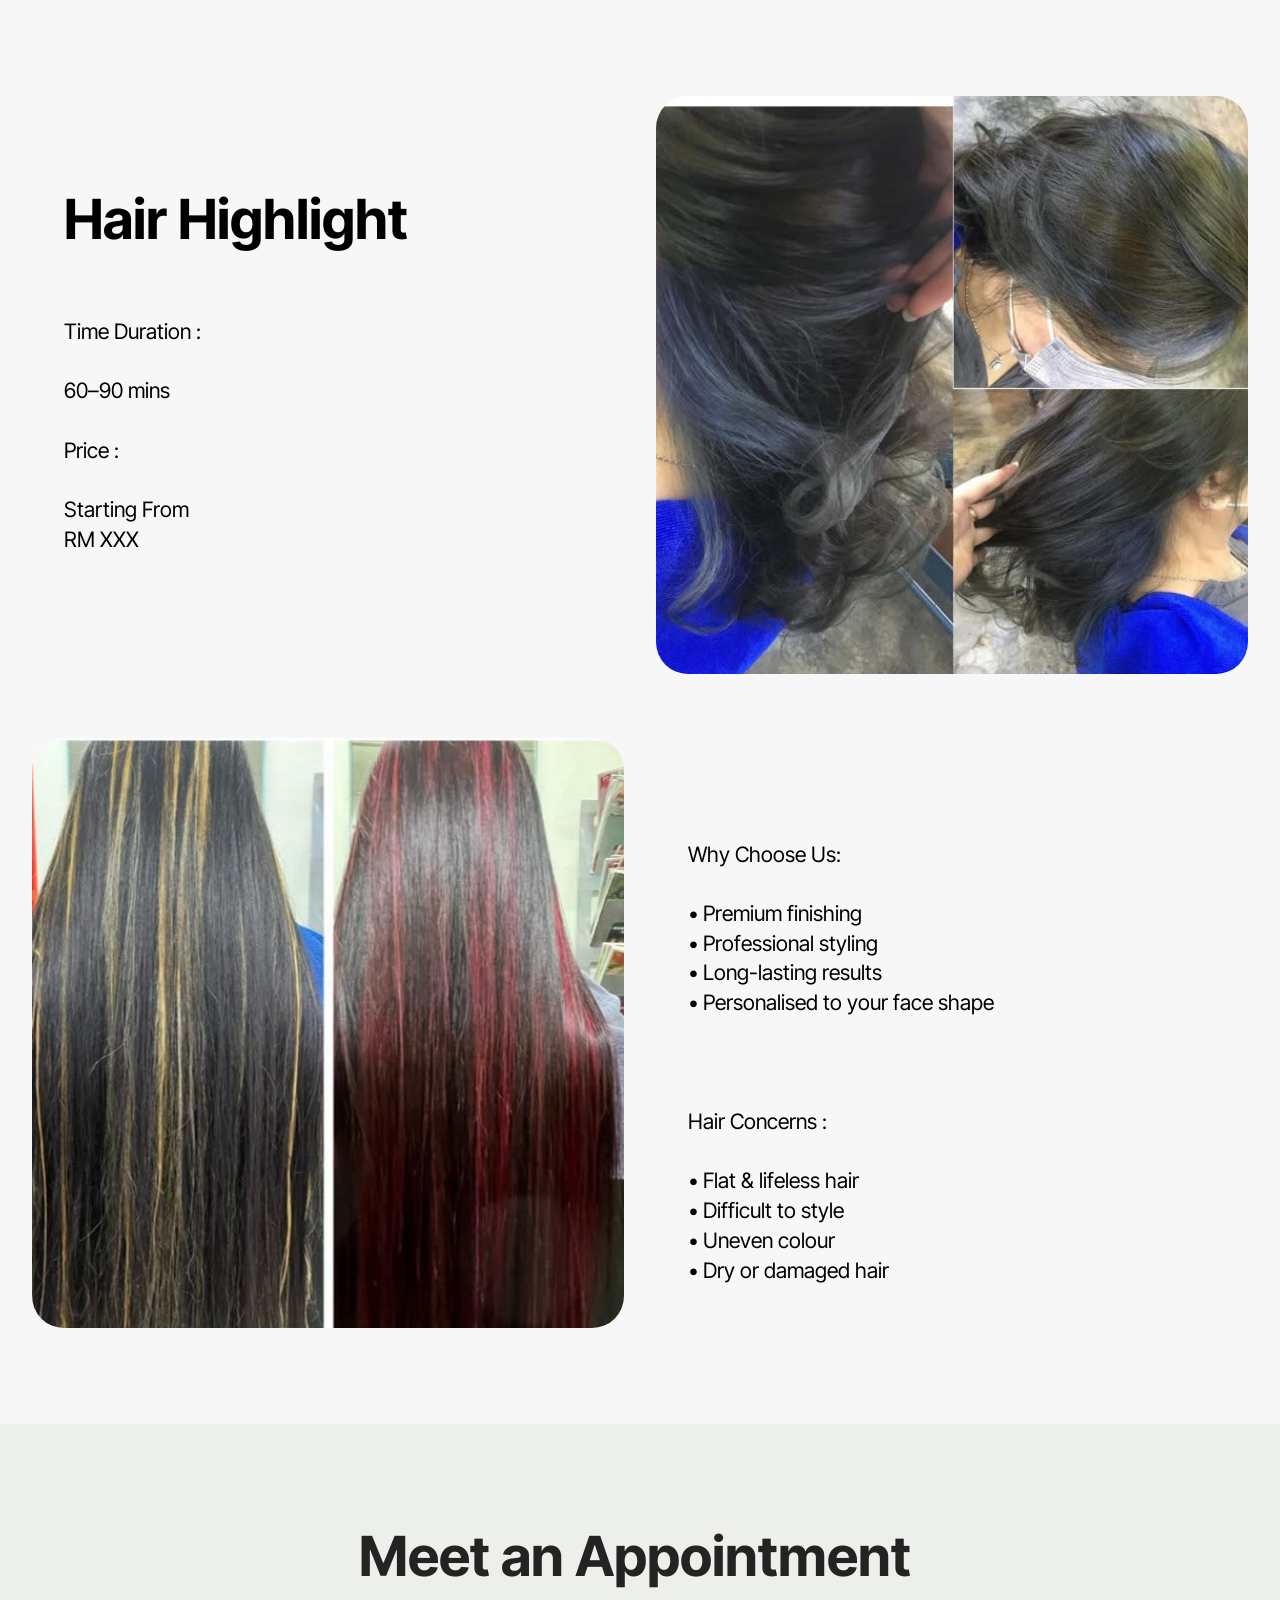
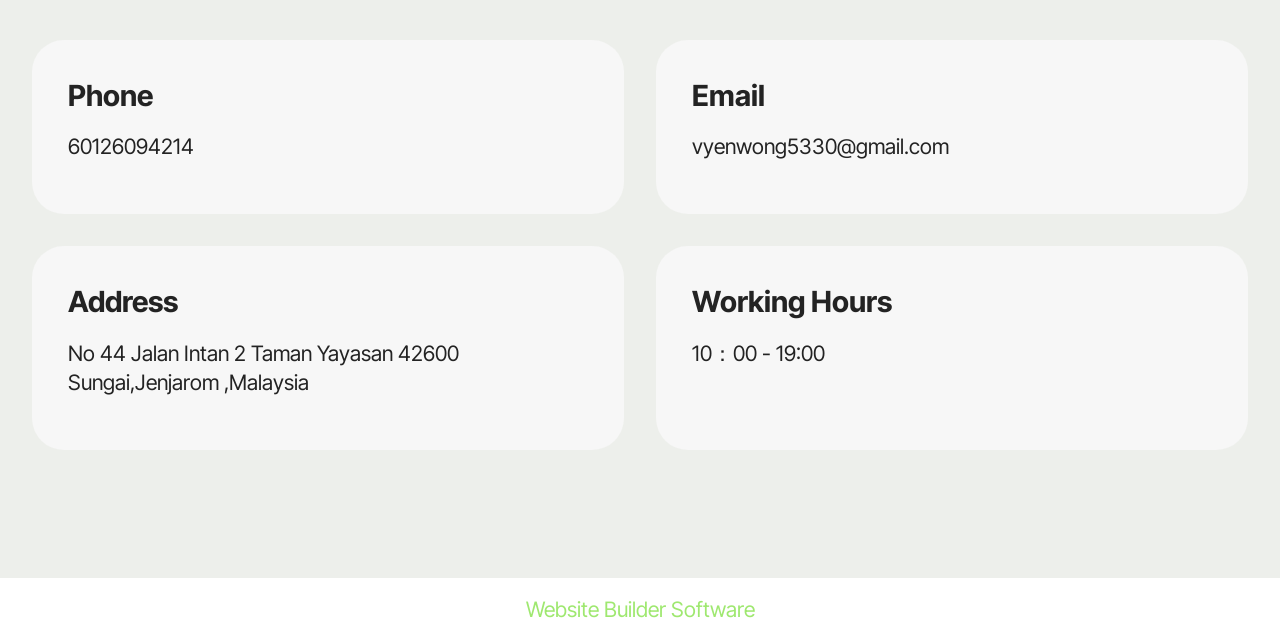
<file: page6.html>
<!DOCTYPE html>
<html  >
<head>
  <!-- Site made with Mobirise Website Builder v6.1.12, https://mobirise.com -->
  <meta charset="UTF-8">
  <meta http-equiv="X-UA-Compatible" content="IE=edge">
  <meta name="generator" content="Mobirise v6.1.12, mobirise.com">
  <meta name="viewport" content="width=device-width, initial-scale=1, minimum-scale=1">
  <link rel="shortcut icon" href="assets/images/logo5.png" type="image/x-icon">
  <meta name="description" content="">
  
  
  <title>Hair Highlight&nbsp;</title>
  <link rel="stylesheet" href="assets/bootstrap/css/bootstrap.min.css">
  <link rel="stylesheet" href="assets/theme/css/style.css">
  <link rel="preload" href="https://fonts.googleapis.com/css?family=Inter+Tight:100,200,300,400,500,600,700,800,900,100i,200i,300i,400i,500i,600i,700i,800i,900i&display=swap" as="style" onload="this.onload=null;this.rel='stylesheet'">
  <noscript><link rel="stylesheet" href="https://fonts.googleapis.com/css?family=Inter+Tight:100,200,300,400,500,600,700,800,900,100i,200i,300i,400i,500i,600i,700i,800i,900i&display=swap"></noscript>
  <link rel="preload" as="style" href="assets/mobirise/css/mbr-additional.css?v=t6rd0B"><link rel="stylesheet" href="assets/mobirise/css/mbr-additional.css?v=t6rd0B" type="text/css">

  
  
  
</head>
<body>
  
  <section data-bs-version="5.1" class="features38 cid-vxfwOaRO7S" id="features038-17">
    

    
    

    <div class="container">
        <div class="row justify-content-center">
            <div class="col-12 col-md-12 col-lg">
                <div class="text-wrapper align-left">
                    <h1 class="mbr-section-title mbr-fonts-style mb-4 display-2"><strong>Hair Highlight</strong><strong><br></strong></h1>
                    <p class="mbr-text align-left mbr-fonts-style mb-4 display-7"><br>Time Duration :<br><br>60–90 mins<br><br>Price :<br><br>Starting From<br>RM XXX</p>
                    
                </div>
            </div>
            <div class="col-12 col-md-12 col-lg-6 image-wrapper">
                <img class="w-100" src="assets/images/whatsapp20image202026-10-0620at2013.57.02-590x1280.jpeg" alt="Mobirise Website Builder">
            </div>
        </div>
        <div class="row row-reverse justify-content-center">

            <div class="col-12 col-md-12 col-lg">
                <div class="text-wrapper align-left">
                    <h1 class="mbr-section-title mbr-fonts-style mb-4 display-2"></h1>
                    <p class="mbr-text align-left mbr-fonts-style mb-4 display-7"><br><br>Why Choose Us:<br><br>• Premium finishing<br>• Professional styling<br>• Long-lasting results<br>• Personalised to your face shape<br><br><br><br>Hair Concerns :<br><br>• Flat &amp; lifeless hair<br>• Difficult to style<br>• Uneven colour<br>• Dry or damaged hair</p>
                    
                </div>
            </div>
            <div class="col-12 col-md-12 col-lg-6 image-wrapper">
                <img class="w-100" src="assets/images/whatsapp20image202026-10-0520at2013.19.09-590x1280.jpeg" alt="Mobirise Website Builder">
            </div>
        </div>
        
    </div>
</section>

<section data-bs-version="5.1" class="contacts01 cid-vxfwObac4M" id="contacts01-19">
    

    
    
    <div class="container">
        <div class="row justify-content-center">
            <div class="col-12 content-head">
                <div class="mbr-section-head mb-5">
                    <h3 class="mbr-section-title mbr-fonts-style align-center mb-0 display-2"><strong>Meet an Appointment&nbsp;</strong></h3>
                    
                </div>
            </div>
        </div>
        <div class="row">
            <div class="item features-without-image col-12 col-md-6 active">
                <div class="item-wrapper">
                    <div class="text-wrapper">
                        <h6 class="card-title mbr-fonts-style mb-3 display-5">
                            <strong>Phone</strong>
                        </h6>
                        <p class="mbr-text mbr-fonts-style display-7">60126094214</p>
                    </div>
                </div>
            </div>
            <div class="item features-without-image col-12 col-md-6">
                <div class="item-wrapper">
                    <div class="text-wrapper">
                        <h6 class="card-title mbr-fonts-style mb-3 display-5">
                            <strong>Email</strong>
                        </h6>
                        <p class="mbr-text mbr-fonts-style display-7">vyenwong5330@gmail.com</p>
                    </div>
                </div>
            </div>
            <div class="item features-without-image col-12 col-md-6">
                <div class="item-wrapper">
                    <div class="text-wrapper">
                        <h6 class="card-title mbr-fonts-style mb-3 display-5">
                            <strong>Address</strong>
                        </h6>
                        <p class="mbr-text mbr-fonts-style display-7">No 44 Jalan Intan 2 Taman Yayasan 42600 Sungai,Jenjarom ,Malaysia&nbsp;</p>
                    </div>
                </div>
            </div>
            <div class="item features-without-image col-12 col-md-6">
                <div class="item-wrapper">
                    <div class="text-wrapper">
                        <h6 class="card-title mbr-fonts-style mb-3 display-5">
                            <strong>Working Hours</strong>
                        </h6>
                        <p class="mbr-text mbr-fonts-style display-7">10：00 - 19:00</p>
                    </div>
                </div>
            </div>
        </div>
    </div>
</section><section class="display-7" style="padding: 0;align-items: center;justify-content: center;flex-wrap: wrap;    align-content: center;display: flex;position: relative;height: 4rem;"><a href="https://mobiri.se/5185868" style="flex: 1 1;height: 4rem;position: absolute;width: 100%;z-index: 1;"><img alt="" style="height: 4rem;" src="[data-uri]"></a><p style="margin: 0;text-align: center;" class="display-7">&#8204;</p><a style="z-index:1" href="https://mobirise.com"> Website Builder Software</a></section><script src="assets/bootstrap/js/bootstrap.bundle.min.js"></script>  <script src="assets/smoothscroll/smooth-scroll.js"></script>  <script src="assets/ytplayer/index.js"></script>  <script src="assets/theme/js/script.js"></script>  
  
  
</body>
</html>
</file>
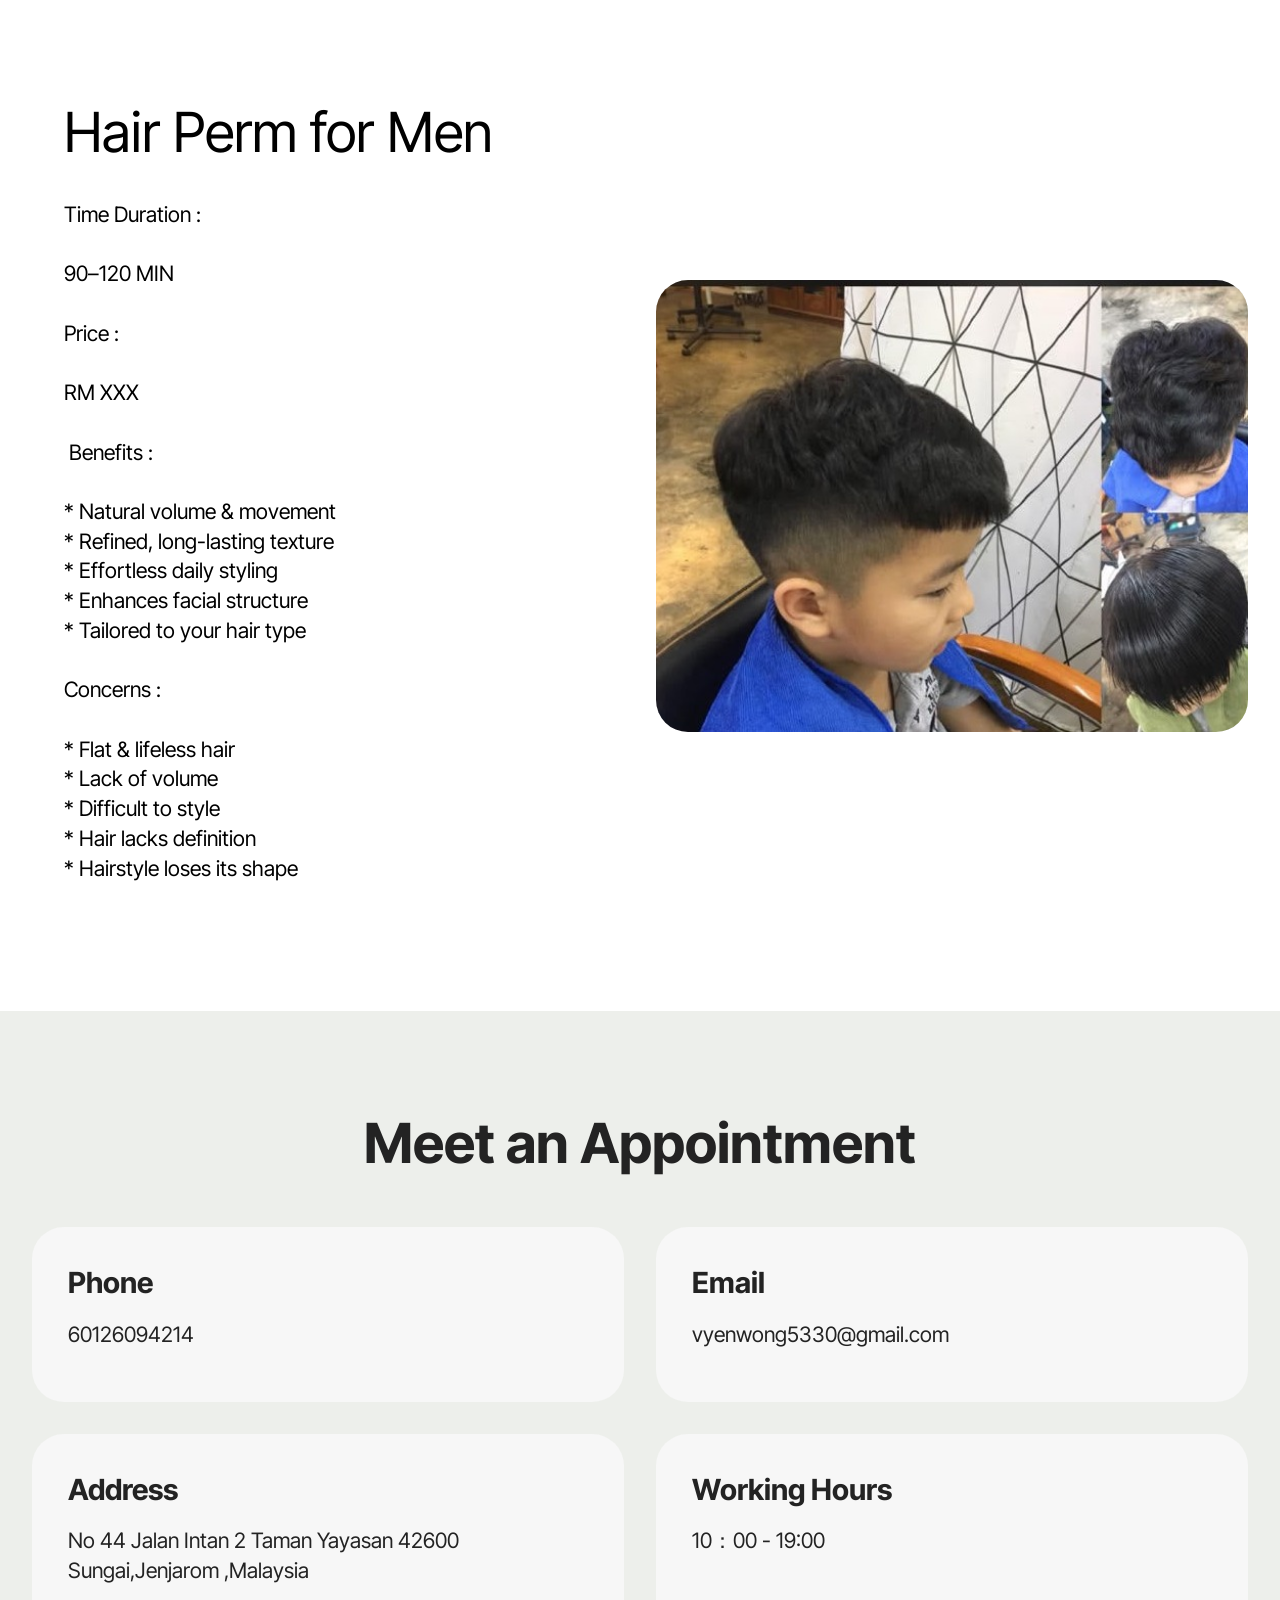
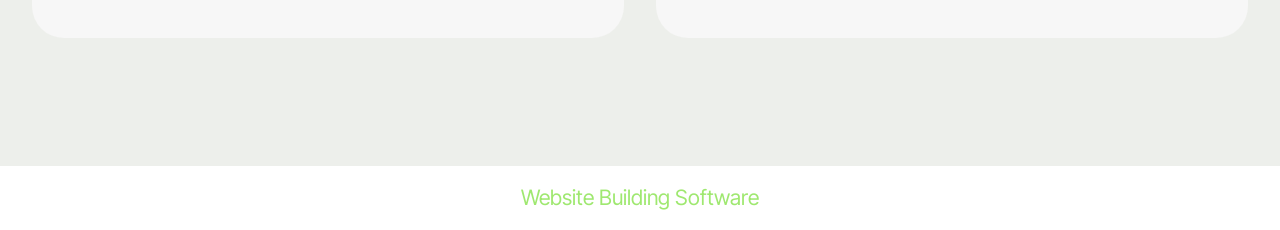
<file: page7.html>
<!DOCTYPE html>
<html  >
<head>
  <!-- Site made with Mobirise Website Builder v6.1.12, https://mobirise.com -->
  <meta charset="UTF-8">
  <meta http-equiv="X-UA-Compatible" content="IE=edge">
  <meta name="generator" content="Mobirise v6.1.12, mobirise.com">
  <meta name="viewport" content="width=device-width, initial-scale=1, minimum-scale=1">
  <link rel="shortcut icon" href="assets/images/logo5.png" type="image/x-icon">
  <meta name="description" content="">
  
  
  <title>Hair Perm For Men&nbsp;</title>
  <link rel="stylesheet" href="assets/bootstrap/css/bootstrap.min.css">
  <link rel="stylesheet" href="assets/theme/css/style.css">
  <link rel="preload" href="https://fonts.googleapis.com/css?family=Inter+Tight:100,200,300,400,500,600,700,800,900,100i,200i,300i,400i,500i,600i,700i,800i,900i&display=swap" as="style" onload="this.onload=null;this.rel='stylesheet'">
  <noscript><link rel="stylesheet" href="https://fonts.googleapis.com/css?family=Inter+Tight:100,200,300,400,500,600,700,800,900,100i,200i,300i,400i,500i,600i,700i,800i,900i&display=swap"></noscript>
  <link rel="preload" as="style" href="assets/mobirise/css/mbr-additional.css?v=cUprBI"><link rel="stylesheet" href="assets/mobirise/css/mbr-additional.css?v=cUprBI" type="text/css">

  
  
  
</head>
<body>
  
  <section data-bs-version="5.1" class="features38 cid-vxfy2BhX9P" id="features038-1d">
    

    
    

    <div class="container">
        <div class="row justify-content-center">
            <div class="col-12 col-md-12 col-lg">
                <div class="text-wrapper align-left">
                    <h1 class="mbr-section-title mbr-fonts-style mb-4 display-2">Hair Perm for Men&nbsp;</h1>
                    <p class="mbr-text align-left mbr-fonts-style mb-4 display-7">Time Duration :<br><br>90–120 MIN<br><br>Price :<br><br>RM XXX<br><br>&nbsp;Benefits :<br><br>* Natural volume &amp; movement<br>* Refined, long-lasting texture<br>* Effortless daily styling<br>* Enhances facial structure<br>* Tailored to your hair type<br><br>Concerns :<br><br>* Flat &amp; lifeless hair<br>* Lack of volume<br>* Difficult to style<br>* Hair lacks definition<br>* Hairstyle loses its shape</p>
                    
                </div>
            </div>
            <div class="col-12 col-md-12 col-lg-6 image-wrapper">
                <img class="w-100" src="assets/images/whatsapp20image202026-10-0620at2011.42.38-590x1280.jpeg" alt="Mobirise Website Builder">
            </div>
        </div>
        
        
    </div>
</section>

<section data-bs-version="5.1" class="contacts01 cid-vxfy2Br6fh" id="contacts01-1e">
    

    
    
    <div class="container">
        <div class="row justify-content-center">
            <div class="col-12 content-head">
                <div class="mbr-section-head mb-5">
                    <h3 class="mbr-section-title mbr-fonts-style align-center mb-0 display-2"><strong>Meet an Appointment</strong></h3>
                    
                </div>
            </div>
        </div>
        <div class="row">
            <div class="item features-without-image col-12 col-md-6 active">
                <div class="item-wrapper">
                    <div class="text-wrapper">
                        <h6 class="card-title mbr-fonts-style mb-3 display-5">
                            <strong>Phone</strong>
                        </h6>
                        <p class="mbr-text mbr-fonts-style display-7">60126094214</p>
                    </div>
                </div>
            </div>
            <div class="item features-without-image col-12 col-md-6">
                <div class="item-wrapper">
                    <div class="text-wrapper">
                        <h6 class="card-title mbr-fonts-style mb-3 display-5">
                            <strong>Email</strong>
                        </h6>
                        <p class="mbr-text mbr-fonts-style display-7">vyenwong5330@gmail.com</p>
                    </div>
                </div>
            </div>
            <div class="item features-without-image col-12 col-md-6">
                <div class="item-wrapper">
                    <div class="text-wrapper">
                        <h6 class="card-title mbr-fonts-style mb-3 display-5">
                            <strong>Address</strong>
                        </h6>
                        <p class="mbr-text mbr-fonts-style display-7">No 44 Jalan Intan 2 Taman Yayasan 42600 Sungai,Jenjarom ,Malaysia&nbsp;</p>
                    </div>
                </div>
            </div>
            <div class="item features-without-image col-12 col-md-6">
                <div class="item-wrapper">
                    <div class="text-wrapper">
                        <h6 class="card-title mbr-fonts-style mb-3 display-5">
                            <strong>Working Hours</strong>
                        </h6>
                        <p class="mbr-text mbr-fonts-style display-7">10：00 - 19:00</p>
                    </div>
                </div>
            </div>
        </div>
    </div>
</section><section class="display-7" style="padding: 0;align-items: center;justify-content: center;flex-wrap: wrap;    align-content: center;display: flex;position: relative;height: 4rem;"><a href="https://mobiri.se/5185868" style="flex: 1 1;height: 4rem;position: absolute;width: 100%;z-index: 1;"><img alt="" style="height: 4rem;" src="[data-uri]"></a><p style="margin: 0;text-align: center;" class="display-7">&#8204;</p><a style="z-index:1" href="https://mobirise.com"> Website Building Software</a></section><script src="assets/bootstrap/js/bootstrap.bundle.min.js"></script>  <script src="assets/smoothscroll/smooth-scroll.js"></script>  <script src="assets/ytplayer/index.js"></script>  <script src="assets/theme/js/script.js"></script>  
  
  
</body>
</html>
</file>
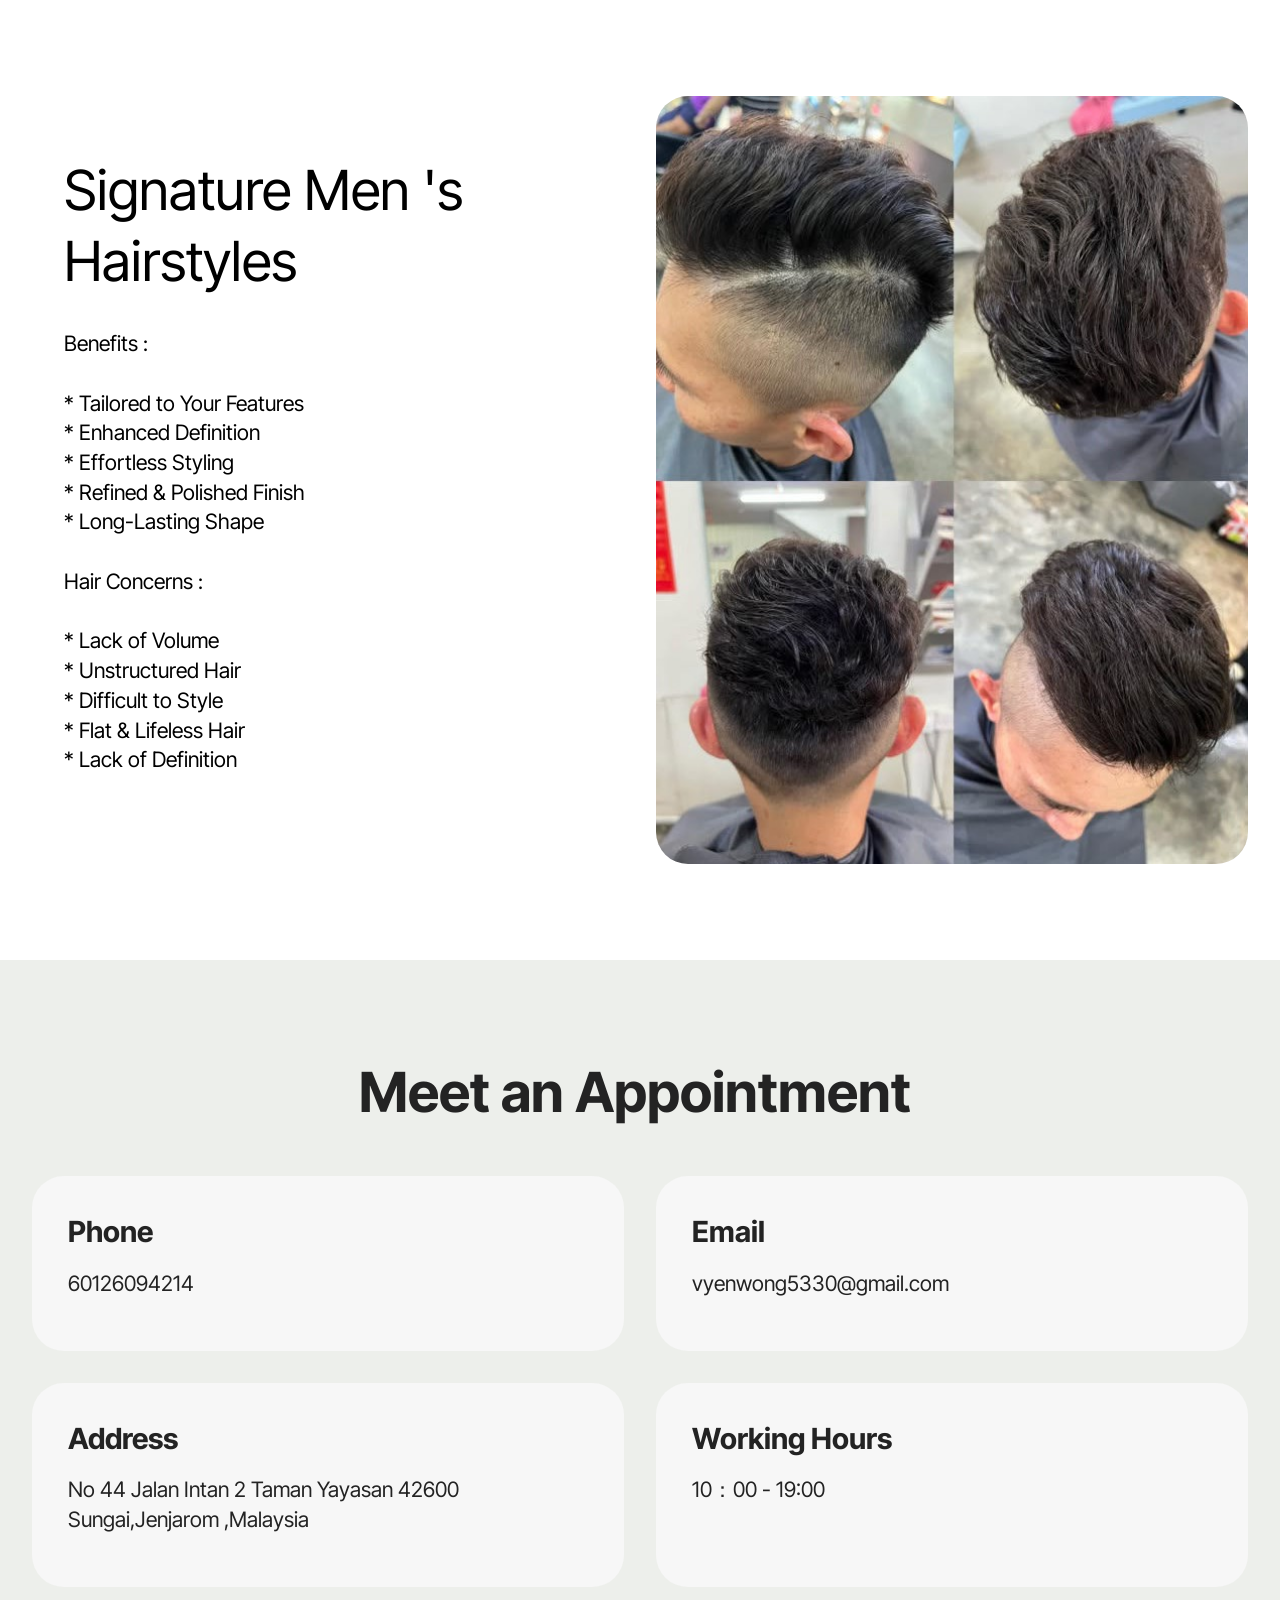
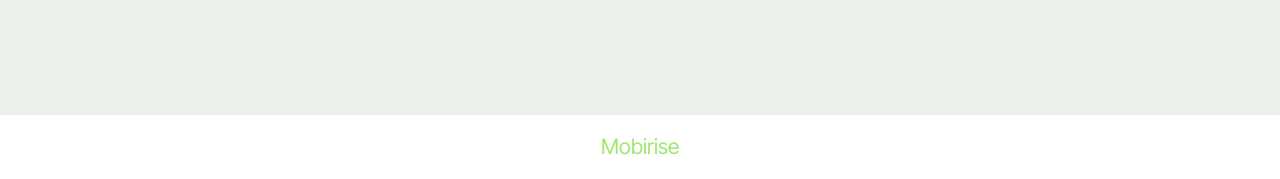
<file: page8.html>
<!DOCTYPE html>
<html  >
<head>
  <!-- Site made with Mobirise Website Builder v6.1.12, https://mobirise.com -->
  <meta charset="UTF-8">
  <meta http-equiv="X-UA-Compatible" content="IE=edge">
  <meta name="generator" content="Mobirise v6.1.12, mobirise.com">
  <meta name="viewport" content="width=device-width, initial-scale=1, minimum-scale=1">
  <link rel="shortcut icon" href="assets/images/logo5.png" type="image/x-icon">
  <meta name="description" content="">
  
  
  <title>Men 's Hairstyle</title>
  <link rel="stylesheet" href="assets/bootstrap/css/bootstrap.min.css">
  <link rel="stylesheet" href="assets/theme/css/style.css">
  <link rel="preload" href="https://fonts.googleapis.com/css?family=Inter+Tight:100,200,300,400,500,600,700,800,900,100i,200i,300i,400i,500i,600i,700i,800i,900i&display=swap" as="style" onload="this.onload=null;this.rel='stylesheet'">
  <noscript><link rel="stylesheet" href="https://fonts.googleapis.com/css?family=Inter+Tight:100,200,300,400,500,600,700,800,900,100i,200i,300i,400i,500i,600i,700i,800i,900i&display=swap"></noscript>
  <link rel="preload" as="style" href="assets/mobirise/css/mbr-additional.css?v=vZ0q8R"><link rel="stylesheet" href="assets/mobirise/css/mbr-additional.css?v=vZ0q8R" type="text/css">

  
  
  
</head>
<body>
  
  <section data-bs-version="5.1" class="features38 cid-vxfydYz4gy" id="features038-1i">
    

    
    

    <div class="container">
        <div class="row justify-content-center">
            <div class="col-12 col-md-12 col-lg">
                <div class="text-wrapper align-left">
                    <h1 class="mbr-section-title mbr-fonts-style mb-4 display-2">Signature Men 's Hairstyles&nbsp;</h1>
                    <p class="mbr-text align-left mbr-fonts-style mb-4 display-7">Benefits :<br><br>* Tailored to Your Features<br>* Enhanced Definition<br>* Effortless Styling<br>* Refined &amp; Polished Finish<br>* Long-Lasting Shape<br>&nbsp;<br>Hair Concerns :<br><br>* Lack of Volume<br>* Unstructured Hair<br>* Difficult to Style<br>* Flat &amp; Lifeless Hair<br>* Lack of Definition</p>
                    
                </div>
            </div>
            <div class="col-12 col-md-12 col-lg-6 image-wrapper">
                <img class="w-100" src="assets/images/whatsapp20image202026-10-0620at2012.00.13-590x1280.jpeg" alt="Mobirise Website Builder">
            </div>
        </div>
        
        
    </div>
</section>

<section data-bs-version="5.1" class="contacts01 cid-vxfydYH2Lz" id="contacts01-1j">
    

    
    
    <div class="container">
        <div class="row justify-content-center">
            <div class="col-12 content-head">
                <div class="mbr-section-head mb-5">
                    <h3 class="mbr-section-title mbr-fonts-style align-center mb-0 display-2"><strong>Meet an Appointment&nbsp;</strong></h3>
                    
                </div>
            </div>
        </div>
        <div class="row">
            <div class="item features-without-image col-12 col-md-6 active">
                <div class="item-wrapper">
                    <div class="text-wrapper">
                        <h6 class="card-title mbr-fonts-style mb-3 display-5">
                            <strong>Phone</strong>
                        </h6>
                        <p class="mbr-text mbr-fonts-style display-7">60126094214</p>
                    </div>
                </div>
            </div>
            <div class="item features-without-image col-12 col-md-6">
                <div class="item-wrapper">
                    <div class="text-wrapper">
                        <h6 class="card-title mbr-fonts-style mb-3 display-5">
                            <strong>Email</strong>
                        </h6>
                        <p class="mbr-text mbr-fonts-style display-7">vyenwong5330@gmail.com</p>
                    </div>
                </div>
            </div>
            <div class="item features-without-image col-12 col-md-6">
                <div class="item-wrapper">
                    <div class="text-wrapper">
                        <h6 class="card-title mbr-fonts-style mb-3 display-5">
                            <strong>Address</strong>
                        </h6>
                        <p class="mbr-text mbr-fonts-style display-7">No 44 Jalan Intan 2 Taman Yayasan 42600 Sungai,Jenjarom ,Malaysia&nbsp;</p>
                    </div>
                </div>
            </div>
            <div class="item features-without-image col-12 col-md-6">
                <div class="item-wrapper">
                    <div class="text-wrapper">
                        <h6 class="card-title mbr-fonts-style mb-3 display-5">
                            <strong>Working Hours</strong>
                        </h6>
                        <p class="mbr-text mbr-fonts-style display-7">10：00 - 19:00</p>
                    </div>
                </div>
            </div>
        </div>
    </div>
</section><section class="display-7" style="padding: 0;align-items: center;justify-content: center;flex-wrap: wrap;    align-content: center;display: flex;position: relative;height: 4rem;"><a href="https://mobiri.se/5185868" style="flex: 1 1;height: 4rem;position: absolute;width: 100%;z-index: 1;"><img alt="" style="height: 4rem;" src="[data-uri]"></a><p style="margin: 0;text-align: center;" class="display-7">&#8204;</p><a style="z-index:1" href="https://mobirise.com">Mobirise </a></section><script src="assets/bootstrap/js/bootstrap.bundle.min.js"></script>  <script src="assets/smoothscroll/smooth-scroll.js"></script>  <script src="assets/ytplayer/index.js"></script>  <script src="assets/theme/js/script.js"></script>  
  
  
</body>
</html>
</file>
<file: assets/parallax/jarallax.css>
.jarallax {
    position: relative;
    z-index: 0;
}
.jarallax > .jarallax-img {
    position: absolute;
    object-fit: cover;
    /* support for plugin https://github.com/bfred-it/object-fit-images */
    font-family: 'object-fit: cover;';
    top: 0;
    left: 0;
    width: 100%;
    height: 100%;
    z-index: -1;
}
</file>
<file: assets/theme/css/style.css>
@charset "UTF-8";
section {
  background-color: #ffffff;
}

body {
  font-style: normal;
  line-height: 1.5;
  font-weight: 400;
  color: #232323;
  position: relative;
}

button {
  background-color: transparent;
  border-color: transparent;
}

.embla__button,
.carousel-control {
  background-color: #edefea !important;
  opacity: 0.8 !important;
  color: #464845 !important;
  border-color: #edefea !important;
}

.carousel .close,
.modalWindow .close {
  background-color: #edefea !important;
  color: #464845 !important;
  border-color: #edefea !important;
  opacity: 0.8 !important;
}

.carousel .close:hover,
.modalWindow .close:hover {
  opacity: 1 !important;
}

.carousel-indicators li {
  background-color: #edefea !important;
  border: 2px solid #464845 !important;
}

.carousel-indicators li:hover,
.carousel-indicators li:active {
  opacity: 0.8 !important;
}

.embla__button:hover,
.carousel-control:hover {
  background-color: #edefea !important;
  opacity: 1 !important;
}

.modalWindow-video-container {
  height: 80%;
}

section,
.container,
.container-fluid {
  position: relative;
  word-wrap: break-word;
}

a.mbr-iconfont:hover {
  text-decoration: none;
}

.article .lead p,
.article .lead ul,
.article .lead ol,
.article .lead pre,
.article .lead blockquote {
  margin-bottom: 0;
}

a {
  font-style: normal;
  font-weight: 400;
  cursor: pointer;
}
a, a:hover {
  text-decoration: none;
}

.mbr-section-title {
  font-style: normal;
  line-height: 1.3;
}

.mbr-section-subtitle {
  line-height: 1.3;
}

.mbr-text {
  font-style: normal;
  line-height: 1.7;
}

h1,
h2,
h3,
h4,
h5,
h6,
.display-1,
.display-2,
.display-4,
.display-5,
.display-7,
span,
p,
a {
  line-height: 1;
  word-break: break-word;
  word-wrap: break-word;
  font-weight: 400;
}

b,
strong {
  font-weight: bold;
}

input:-webkit-autofill, input:-webkit-autofill:hover, input:-webkit-autofill:focus, input:-webkit-autofill:active {
  transition-delay: 9999s;
  -webkit-transition-property: background-color, color;
  transition-property: background-color, color;
}

textarea[type=hidden] {
  display: none;
}

section {
  background-position: 50% 50%;
  background-repeat: no-repeat;
  background-size: cover;
}
section .mbr-background-video,
section .mbr-background-video-preview {
  position: absolute;
  bottom: 0;
  left: 0;
  right: 0;
  top: 0;
}

.hidden {
  visibility: hidden;
}

.mbr-z-index20 {
  z-index: 20;
}

/*! Base colors */
.mbr-white {
  color: #ffffff;
}

.mbr-black {
  color: #111111;
}

.mbr-bg-white {
  background-color: #ffffff;
}

.mbr-bg-black {
  background-color: #000000;
}

/*! Text-aligns */
.align-left {
  text-align: left;
}

.align-center {
  text-align: center;
}

.align-right {
  text-align: right;
}

/*! Font-weight  */
.mbr-light {
  font-weight: 300;
}

.mbr-regular {
  font-weight: 400;
}

.mbr-semibold {
  font-weight: 500;
}

.mbr-bold {
  font-weight: 700;
}

/*! Media  */
.media-content {
  flex-basis: 100%;
}

.media-container-row {
  display: flex;
  flex-direction: row;
  flex-wrap: wrap;
  justify-content: center;
  align-content: center;
  align-items: start;
}
.media-container-row .media-size-item {
  width: 400px;
}

.media-container-column {
  display: flex;
  flex-direction: column;
  flex-wrap: wrap;
  justify-content: center;
  align-content: center;
  align-items: stretch;
}
.media-container-column > * {
  width: 100%;
}

@media (min-width: 992px) {
  .media-container-row {
    flex-wrap: nowrap;
  }
}
figure {
  margin-bottom: 0;
  overflow: hidden;
}

figure[mbr-media-size] {
  transition: width 0.1s;
}

img,
iframe {
  display: block;
  width: 100%;
}

.card {
  background-color: transparent;
  border: none;
}

.card-box {
  width: 100%;
}

.card-img {
  text-align: center;
  flex-shrink: 0;
  -webkit-flex-shrink: 0;
}

.media {
  max-width: 100%;
  margin: 0 auto;
}

.mbr-figure {
  align-self: center;
}

.media-container > div {
  max-width: 100%;
}

.mbr-figure img,
.card-img img {
  width: 100%;
}

@media (max-width: 991px) {
  .media-size-item {
    width: auto !important;
  }
  .media {
    width: auto;
  }
  .mbr-figure {
    width: 100% !important;
  }
}
/*! Buttons */
.mbr-section-btn {
  margin-left: -0.6rem;
  margin-right: -0.6rem;
  font-size: 0;
}

.btn {
  font-weight: 600;
  border-width: 1px;
  font-style: normal;
  margin: 0.6rem 0.6rem;
  white-space: normal;
  transition: all 0.2s ease-in-out;
  display: inline-flex;
  align-items: center;
  justify-content: center;
  word-break: break-word;
}

.btn-sm {
  font-weight: 600;
  letter-spacing: 0px;
  transition: all 0.3s ease-in-out;
}

.btn-md {
  font-weight: 600;
  letter-spacing: 0px;
  transition: all 0.3s ease-in-out;
}

.btn-lg {
  font-weight: 600;
  letter-spacing: 0px;
  transition: all 0.3s ease-in-out;
}

.btn-form {
  margin: 0;
}
.btn-form:hover {
  cursor: pointer;
}

nav .mbr-section-btn {
  margin-left: 0rem;
  margin-right: 0rem;
}

/*! Btn icon margin */
.btn .mbr-iconfont,
.btn.btn-sm .mbr-iconfont {
  order: 1;
  cursor: pointer;
  margin-left: 0.5rem;
  vertical-align: sub;
}

.btn.btn-md .mbr-iconfont,
.btn.btn-md .mbr-iconfont {
  margin-left: 0.8rem;
}

.mbr-regular {
  font-weight: 400;
}

.mbr-semibold {
  font-weight: 500;
}

.mbr-bold {
  font-weight: 700;
}

[type=submit] {
  -webkit-appearance: none;
}

/*! Full-screen */
.mbr-fullscreen .mbr-overlay {
  min-height: 100vh;
}

.mbr-fullscreen {
  display: flex;
  display: -moz-flex;
  display: -ms-flex;
  display: -o-flex;
  align-items: center;
  min-height: 100vh;
  padding-top: 3rem;
  padding-bottom: 3rem;
}

/*! Map */
.map {
  height: 25rem;
  position: relative;
}
.map iframe {
  width: 100%;
  height: 100%;
}

/*! Scroll to top arrow */
.mbr-arrow-up {
  bottom: 25px;
  right: 90px;
  position: fixed;
  text-align: right;
  z-index: 5000;
  color: #ffffff;
  font-size: 22px;
}

.mbr-arrow-up a {
  background: rgba(0, 0, 0, 0.2);
  border-radius: 50%;
  color: #fff;
  display: inline-block;
  height: 60px;
  width: 60px;
  border: 2px solid #fff;
  outline-style: none !important;
  position: relative;
  text-decoration: none;
  transition: all 0.3s ease-in-out;
  cursor: pointer;
  text-align: center;
}
.mbr-arrow-up a:hover {
  background-color: rgba(0, 0, 0, 0.4);
}
.mbr-arrow-up a i {
  line-height: 60px;
}

.mbr-arrow-up-icon {
  display: block;
  color: #fff;
}

.mbr-arrow-up-icon::before {
  content: "›";
  display: inline-block;
  font-family: serif;
  font-size: 22px;
  line-height: 1;
  font-style: normal;
  position: relative;
  top: 6px;
  left: -4px;
  transform: rotate(-90deg);
}

/*! Arrow Down */
.mbr-arrow {
  position: absolute;
  bottom: 45px;
  left: 50%;
  width: 60px;
  height: 60px;
  cursor: pointer;
  background-color: rgba(80, 80, 80, 0.5);
  border-radius: 50%;
  transform: translateX(-50%);
}
@media (max-width: 767px) {
  .mbr-arrow {
    display: none;
  }
}
.mbr-arrow > a {
  display: inline-block;
  text-decoration: none;
  outline-style: none;
  animation: arrowdown 1.7s ease-in-out infinite;
  color: #ffffff;
}
.mbr-arrow > a > i {
  position: absolute;
  top: -2px;
  left: 15px;
  font-size: 2rem;
}

#scrollToTop a i::before {
  content: "";
  position: absolute;
  display: block;
  border-bottom: 2.5px solid #fff;
  border-left: 2.5px solid #fff;
  width: 27.8%;
  height: 27.8%;
  left: 50%;
  top: 51%;
  transform: translateY(-30%) translateX(-50%) rotate(135deg);
}

@keyframes arrowdown {
  0% {
    transform: translateY(0px);
  }
  50% {
    transform: translateY(-5px);
  }
  100% {
    transform: translateY(0px);
  }
}
@media (max-width: 500px) {
  .mbr-arrow-up {
    left: 0;
    right: 0;
    text-align: center;
  }
}
/*Gradients animation*/
@keyframes gradient-animation {
  from {
    background-position: 0% 100%;
    animation-timing-function: ease-in-out;
  }
  to {
    background-position: 100% 0%;
    animation-timing-function: ease-in-out;
  }
}
.bg-gradient {
  background-size: 200% 200%;
  animation: gradient-animation 5s infinite alternate;
  -webkit-animation: gradient-animation 5s infinite alternate;
}

.menu .navbar-brand {
  display: -webkit-flex;
}
.menu .navbar-brand span {
  display: flex;
  display: -webkit-flex;
}
.menu .navbar-brand .navbar-caption-wrap {
  display: -webkit-flex;
}
.menu .navbar-brand .navbar-logo img {
  display: -webkit-flex;
  width: auto;
}
@media (min-width: 768px) and (max-width: 991px) {
  .menu .navbar-toggleable-sm .navbar-nav {
    display: -ms-flexbox;
  }
}
@media (max-width: 991px) {
  .menu .navbar-collapse {
    max-height: 93.5vh;
  }
  .menu .navbar-collapse.show {
    overflow: auto;
  }
}
@media (min-width: 992px) {
  .menu .navbar-nav.nav-dropdown {
    display: -webkit-flex;
  }
  .menu .navbar-toggleable-sm .navbar-collapse {
    display: -webkit-flex !important;
  }
  .menu .collapsed .navbar-collapse {
    max-height: 93.5vh;
  }
  .menu .collapsed .navbar-collapse.show {
    overflow: auto;
  }
}
@media (max-width: 767px) {
  .menu .navbar-collapse {
    max-height: 80vh;
  }
}

.nav-link .mbr-iconfont {
  margin-right: 0.5rem;
}

.navbar {
  display: -webkit-flex;
  -webkit-flex-wrap: wrap;
  -webkit-align-items: center;
  -webkit-justify-content: space-between;
}

.navbar-collapse {
  -webkit-flex-basis: 100%;
  -webkit-flex-grow: 1;
  -webkit-align-items: center;
}

.nav-dropdown .link {
  padding: 0.667em 1.667em !important;
  margin: 0 !important;
}

.nav {
  display: -webkit-flex;
  -webkit-flex-wrap: wrap;
}

.row {
  display: -webkit-flex;
  -webkit-flex-wrap: wrap;
}

.justify-content-center {
  -webkit-justify-content: center;
}

.form-inline {
  display: -webkit-flex;
}

.card-wrapper {
  -webkit-flex: 1;
}

.carousel-control {
  z-index: 10;
  display: -webkit-flex;
}

.carousel-controls {
  display: -webkit-flex;
}

.media {
  display: -webkit-flex;
}

.form-group:focus {
  outline: none;
}

.jq-selectbox__select {
  padding: 7px 0;
  position: relative;
}

.jq-selectbox__dropdown {
  overflow: hidden;
  border-radius: 10px;
  position: absolute;
  top: 100%;
  left: 0 !important;
  width: 100% !important;
}

.jq-selectbox__trigger-arrow {
  right: 0;
  transform: translateY(-50%);
}

.jq-selectbox li {
  padding: 1.07em 0.5em;
}

input[type=range] {
  padding-left: 0 !important;
  padding-right: 0 !important;
}

.modal-dialog,
.modal-content {
  height: 100%;
}

.modal-dialog .carousel-inner {
  height: calc(100vh - 1.75rem);
}
@media (max-width: 575px) {
  .modal-dialog .carousel-inner {
    height: calc(100vh - 1rem);
  }
}

.carousel-item {
  text-align: center;
}

.carousel-item img {
  margin: auto;
}

.navbar-toggler {
  align-self: flex-start;
  padding: 0.25rem 0.75rem;
  font-size: 1.25rem;
  line-height: 1;
  background: transparent;
  border: 1px solid transparent;
  border-radius: 0.25rem;
}

.navbar-toggler:focus,
.navbar-toggler:hover {
  text-decoration: none;
  box-shadow: none;
}

.navbar-toggler-icon {
  display: inline-block;
  width: 1.5em;
  height: 1.5em;
  vertical-align: middle;
  content: "";
  background: no-repeat center center;
  background-size: 100% 100%;
}

.navbar-toggler-left {
  position: absolute;
  left: 1rem;
}

.navbar-toggler-right {
  position: absolute;
  right: 1rem;
}

.card-img {
  width: auto;
}

.menu .navbar.collapsed:not(.beta-menu) {
  flex-direction: column;
}

.carousel-item.active,
.carousel-item-next,
.carousel-item-prev {
  display: flex;
}

.note-air-layout .dropup .dropdown-menu,
.note-air-layout .navbar-fixed-bottom .dropdown .dropdown-menu {
  bottom: initial !important;
}

html,
body {
  height: auto;
  min-height: 100vh;
}

.dropup .dropdown-toggle::after {
  display: none;
}

.form-asterisk {
  font-family: initial;
  position: absolute;
  top: -2px;
  font-weight: normal;
}

.form-control-label {
  position: relative;
  cursor: pointer;
  margin-bottom: 0.357em;
  padding: 0;
}

.alert {
  color: #ffffff;
  border-radius: 0;
  border: 0;
  font-size: 1.1rem;
  line-height: 1.5;
  margin-bottom: 1.875rem;
  padding: 1.25rem;
  position: relative;
  text-align: center;
}
.alert.alert-form::after {
  background-color: inherit;
  bottom: -7px;
  content: "";
  display: block;
  height: 14px;
  left: 50%;
  margin-left: -7px;
  position: absolute;
  transform: rotate(45deg);
  width: 14px;
}

.form-control {
  background-color: #ffffff;
  background-clip: border-box;
  color: #232323;
  line-height: 1rem !important;
  height: auto;
  padding: 1.2rem 2rem;
  transition: border-color 0.25s ease 0s;
  border: 1px solid transparent !important;
  border-radius: 4px;
  box-shadow: rgba(0, 0, 0, 0.07) 0px 1px 1px 0px, rgba(0, 0, 0, 0.07) 0px 1px 3px 0px, rgba(0, 0, 0, 0.03) 0px 0px 0px 1px;
}
.form-active .form-control:invalid {
  border-color: red;
}

.row > * {
  padding-right: 1rem;
  padding-left: 1rem;
}

form .row {
  margin-left: -0.6rem;
  margin-right: -0.6rem;
}
form .row [class*=col] {
  padding-left: 0.6rem;
  padding-right: 0.6rem;
}

form .mbr-section-btn {
  padding-left: 0.6rem;
  padding-right: 0.6rem;
}

form .form-check-input {
  margin-top: 0.5;
}

textarea.form-control {
  line-height: 1.5rem !important;
}

.form-group {
  margin-bottom: 1.2rem;
}

.form-control,
form .btn {
  min-height: 48px;
}

.gdpr-block label span.textGDPR input[name=gdpr] {
  top: 7px;
}

.form-control:focus {
  box-shadow: none;
}

:focus {
  outline: none;
}

.mbr-overlay {
  background-color: #000;
  bottom: 0;
  left: 0;
  opacity: 0.5;
  position: absolute;
  right: 0;
  top: 0;
  z-index: 0;
  pointer-events: none;
}

blockquote {
  font-style: italic;
  padding: 3rem;
  font-size: 1.09rem;
  position: relative;
  border-left: 3px solid;
}

ul,
ol,
pre,
blockquote {
  margin-bottom: 2.3125rem;
}

.mt-4 {
  margin-top: 2rem !important;
}

.mb-4 {
  margin-bottom: 2rem !important;
}

.container,
.container-fluid {
  padding-left: 16px;
  padding-right: 16px;
}

.row {
  margin-left: -16px;
  margin-right: -16px;
}
.row > [class*=col] {
  padding-left: 16px;
  padding-right: 16px;
}

@media (min-width: 992px) {
  .container-fluid {
    padding-left: 32px;
    padding-right: 32px;
  }
}
@media (max-width: 991px) {
  .mbr-container {
    padding-left: 16px;
    padding-right: 16px;
  }
}
.app-video-wrapper > img {
  opacity: 1;
}

.app-video-wrapper {
  background: transparent;
}

.item {
  position: relative;
}

.dropdown-menu .dropdown-menu {
  left: 100%;
}

.dropdown-item + .dropdown-menu {
  display: none;
}

.dropdown-item:hover + .dropdown-menu,
.dropdown-menu:hover {
  display: block;
}

@media (min-aspect-ratio: 16/9) {
  .mbr-video-foreground {
    height: 300% !important;
    top: -100% !important;
  }
}
@media (max-aspect-ratio: 16/9) {
  .mbr-video-foreground {
    width: 300% !important;
    left: -100% !important;
  }
}.engine {
	position: absolute;
	text-indent: -2400px;
	text-align: center;
	padding: 0;
	top: 0;
	left: -2400px;
}
</file>
<file: assets/mobirise/css/mbr-additional.css>
.btn {
  border-width: 2px;
}
img,
.card-wrap,
.card-wrapper,
.video-wrapper,
.mbr-figure iframe,
.google-map iframe,
.slide-content,
.plan,
.card,
.item-wrapper,
.item-wrapper .mbr-overlay {
  border-radius: 2rem !important;
}
.video-wrapper {
  overflow: hidden;
}
body {
  font-family: Inter Tight;
}
.display-1 {
  font-family: 'Inter Tight', sans-serif;
  font-size: 5rem;
  line-height: 1;
}
.display-1 > .mbr-iconfont {
  font-size: 6.25rem;
}
.display-2 {
  font-family: 'Inter Tight', sans-serif;
  font-size: 4rem;
  line-height: 1;
}
.display-2 > .mbr-iconfont {
  font-size: 5rem;
}
.display-4 {
  font-family: 'Inter Tight', sans-serif;
  font-size: 1.4rem;
  line-height: 1.5;
}
.display-4 > .mbr-iconfont {
  font-size: 1.75rem;
}
.display-5 {
  font-family: 'Inter Tight', sans-serif;
  font-size: 2rem;
  line-height: 1.5;
}
.display-5 > .mbr-iconfont {
  font-size: 2.5rem;
}
.display-7 {
  font-family: 'Inter Tight', sans-serif;
  font-size: 1.4rem;
  line-height: 1.3;
}
.display-7 > .mbr-iconfont {
  font-size: 1.75rem;
}
/* ---- Fluid typography for mobile devices ---- */
/* 1.4 - font scale ratio ( bootstrap == 1.42857 ) */
/* 100vw - current viewport width */
/* (48 - 20)  48 == 48rem == 768px, 20 == 20rem == 320px(minimal supported viewport) */
/* 0.65 - min scale variable, may vary */
@media (max-width: 992px) {
  .display-1 {
    font-size: 4rem;
  }
}
@media (max-width: 768px) {
  .display-1 {
    font-size: 3.5rem;
    font-size: calc( 2.4rem + (5 - 2.4) * ((100vw - 20rem) / (48 - 20)));
    line-height: calc( 1.1 * (2.4rem + (5 - 2.4) * ((100vw - 20rem) / (48 - 20))));
  }
  .display-2 {
    font-size: 3.2rem;
    font-size: calc( 2.05rem + (4 - 2.05) * ((100vw - 20rem) / (48 - 20)));
    line-height: calc( 1.3 * (2.05rem + (4 - 2.05) * ((100vw - 20rem) / (48 - 20))));
  }
  .display-4 {
    font-size: 1.12rem;
    font-size: calc( 1.14rem + (1.4 - 1.14) * ((100vw - 20rem) / (48 - 20)));
    line-height: calc( 1.4 * (1.14rem + (1.4 - 1.14) * ((100vw - 20rem) / (48 - 20))));
  }
  .display-5 {
    font-size: 1.6rem;
    font-size: calc( 1.35rem + (2 - 1.35) * ((100vw - 20rem) / (48 - 20)));
    line-height: calc( 1.4 * (1.35rem + (2 - 1.35) * ((100vw - 20rem) / (48 - 20))));
  }
  .display-7 {
    font-size: 1.12rem;
    font-size: calc( 1.14rem + (1.4 - 1.14) * ((100vw - 20rem) / (48 - 20)));
    line-height: calc( 1.4 * (1.14rem + (1.4 - 1.14) * ((100vw - 20rem) / (48 - 20))));
  }
}
@media (min-width: 992px) and (max-width: 1400px) {
  .display-1 {
    font-size: 3.5rem;
    font-size: calc( 2.4rem + (5 - 2.4) * ((100vw - 62rem) / (87 - 62)));
    line-height: calc( 1.1 * (2.4rem + (5 - 2.4) * ((100vw - 62rem) / (87 - 62))));
  }
  .display-2 {
    font-size: 3.2rem;
    font-size: calc( 2.05rem + (4 - 2.05) * ((100vw - 62rem) / (87 - 62)));
    line-height: calc( 1.3 * (2.05rem + (4 - 2.05) * ((100vw - 62rem) / (87 - 62))));
  }
  .display-4 {
    font-size: 1.12rem;
    font-size: calc( 1.14rem + (1.4 - 1.14) * ((100vw - 62rem) / (87 - 62)));
    line-height: calc( 1.4 * (1.14rem + (1.4 - 1.14) * ((100vw - 62rem) / (87 - 62))));
  }
  .display-5 {
    font-size: 1.6rem;
    font-size: calc( 1.35rem + (2 - 1.35) * ((100vw - 62rem) / (87 - 62)));
    line-height: calc( 1.4 * (1.35rem + (2 - 1.35) * ((100vw - 62rem) / (87 - 62))));
  }
  .display-7 {
    font-size: 1.12rem;
    font-size: calc( 1.14rem + (1.4 - 1.14) * ((100vw - 62rem) / (87 - 62)));
    line-height: calc( 1.4 * (1.14rem + (1.4 - 1.14) * ((100vw - 62rem) / (87 - 62))));
  }
}
/* Buttons */
.btn {
  padding: 1.25rem 2rem;
  border-radius: 4px;
}
@media (max-width: 767px) {
  .btn {
    padding: 0.75rem 1.5rem;
  }
}
.btn-sm {
  padding: 0.6rem 1.2rem;
  border-radius: 4px;
}
.btn-md {
  padding: 0.6rem 1.2rem;
  border-radius: 4px;
}
.btn-lg {
  padding: 1.25rem 2rem;
  border-radius: 4px;
}
.bg-primary {
  background-color: #9fe870 !important;
}
.bg-success {
  background-color: #3a341c !important;
}
.bg-info {
  background-color: #320707 !important;
}
.bg-warning {
  background-color: #a0e2e1 !important;
}
.bg-danger {
  background-color: #ffea64 !important;
}
.btn-primary,
.btn-primary:active {
  background-color: #9fe870 !important;
  border-color: #9fe870 !important;
  color: #264d0c !important;
  box-shadow: none;
}
.btn-primary:hover,
.btn-primary:focus,
.btn-primary.focus,
.btn-primary.active {
  color: inherit;
  background-color: #bcef9c !important;
  border-color: #bcef9c !important;
  box-shadow: none;
}
.btn-primary.disabled,
.btn-primary:disabled {
  color: #264d0c !important;
  background-color: #bcef9c !important;
  border-color: #bcef9c !important;
}
.btn-secondary,
.btn-secondary:active {
  background-color: #ffd7ef !important;
  border-color: #ffd7ef !important;
  color: #d70081 !important;
  box-shadow: none;
}
.btn-secondary:hover,
.btn-secondary:focus,
.btn-secondary.focus,
.btn-secondary.active {
  color: inherit;
  background-color: #ffffff !important;
  border-color: #ffffff !important;
  box-shadow: none;
}
.btn-secondary.disabled,
.btn-secondary:disabled {
  color: #d70081 !important;
  background-color: #ffffff !important;
  border-color: #ffffff !important;
}
.btn-info,
.btn-info:active {
  background-color: #320707 !important;
  border-color: #320707 !important;
  color: #ffffff !important;
  box-shadow: none;
}
.btn-info:hover,
.btn-info:focus,
.btn-info.focus,
.btn-info.active {
  color: inherit;
  background-color: #5f0d0d !important;
  border-color: #5f0d0d !important;
  box-shadow: none;
}
.btn-info.disabled,
.btn-info:disabled {
  color: #ffffff !important;
  background-color: #5f0d0d !important;
  border-color: #5f0d0d !important;
}
.btn-success,
.btn-success:active {
  background-color: #3a341c !important;
  border-color: #3a341c !important;
  color: #ffffff !important;
  box-shadow: none;
}
.btn-success:hover,
.btn-success:focus,
.btn-success.focus,
.btn-success.active {
  color: inherit;
  background-color: #5c532d !important;
  border-color: #5c532d !important;
  box-shadow: none;
}
.btn-success.disabled,
.btn-success:disabled {
  color: #ffffff !important;
  background-color: #5c532d !important;
  border-color: #5c532d !important;
}
.btn-warning,
.btn-warning:active {
  background-color: #a0e2e1 !important;
  border-color: #a0e2e1 !important;
  color: #1f6463 !important;
  box-shadow: none;
}
.btn-warning:hover,
.btn-warning:focus,
.btn-warning.focus,
.btn-warning.active {
  color: inherit;
  background-color: #c7eeed !important;
  border-color: #c7eeed !important;
  box-shadow: none;
}
.btn-warning.disabled,
.btn-warning:disabled {
  color: #1f6463 !important;
  background-color: #c7eeed !important;
  border-color: #c7eeed !important;
}
.btn-danger,
.btn-danger:active {
  background-color: #ffea64 !important;
  border-color: #ffea64 !important;
  color: #645600 !important;
  box-shadow: none;
}
.btn-danger:hover,
.btn-danger:focus,
.btn-danger.focus,
.btn-danger.active {
  color: inherit;
  background-color: #fff197 !important;
  border-color: #fff197 !important;
  box-shadow: none;
}
.btn-danger.disabled,
.btn-danger:disabled {
  color: #645600 !important;
  background-color: #fff197 !important;
  border-color: #fff197 !important;
}
.btn-white,
.btn-white:active {
  background-color: #eff0ec !important;
  border-color: #eff0ec !important;
  color: #757b62 !important;
  box-shadow: none;
}
.btn-white:hover,
.btn-white:focus,
.btn-white.focus,
.btn-white.active {
  color: inherit;
  background-color: #ffffff !important;
  border-color: #ffffff !important;
  box-shadow: none;
}
.btn-white.disabled,
.btn-white:disabled {
  color: #757b62 !important;
  background-color: #ffffff !important;
  border-color: #ffffff !important;
}
.btn-black,
.btn-black:active {
  background-color: #232323 !important;
  border-color: #232323 !important;
  color: #ffffff !important;
  box-shadow: none;
}
.btn-black:hover,
.btn-black:focus,
.btn-black.focus,
.btn-black.active {
  color: inherit;
  background-color: #3d3d3d !important;
  border-color: #3d3d3d !important;
  box-shadow: none;
}
.btn-black.disabled,
.btn-black:disabled {
  color: #ffffff !important;
  background-color: #3d3d3d !important;
  border-color: #3d3d3d !important;
}
.btn-primary-outline,
.btn-primary-outline:active {
  background-color: transparent !important;
  border-color: #9fe870;
  color: #9fe870;
}
.btn-primary-outline:hover,
.btn-primary-outline:focus,
.btn-primary-outline.focus,
.btn-primary-outline.active {
  color: #6ddc25 !important;
  background-color: transparent !important;
  border-color: #6ddc25 !important;
  box-shadow: none !important;
}
.btn-primary-outline.disabled,
.btn-primary-outline:disabled {
  color: #264d0c !important;
  background-color: #9fe870 !important;
  border-color: #9fe870 !important;
}
.btn-secondary-outline,
.btn-secondary-outline:active {
  background-color: transparent !important;
  border-color: #ffd7ef;
  color: #ffd7ef;
}
.btn-secondary-outline:hover,
.btn-secondary-outline:focus,
.btn-secondary-outline.focus,
.btn-secondary-outline.active {
  color: #ff80cc !important;
  background-color: transparent !important;
  border-color: #ff80cc !important;
  box-shadow: none !important;
}
.btn-secondary-outline.disabled,
.btn-secondary-outline:disabled {
  color: #d70081 !important;
  background-color: #ffd7ef !important;
  border-color: #ffd7ef !important;
}
.btn-info-outline,
.btn-info-outline:active {
  background-color: transparent !important;
  border-color: #320707;
  color: #320707;
}
.btn-info-outline:hover,
.btn-info-outline:focus,
.btn-info-outline.focus,
.btn-info-outline.active {
  color: #000000 !important;
  background-color: transparent !important;
  border-color: #000000 !important;
  box-shadow: none !important;
}
.btn-info-outline.disabled,
.btn-info-outline:disabled {
  color: #ffffff !important;
  background-color: #320707 !important;
  border-color: #320707 !important;
}
.btn-success-outline,
.btn-success-outline:active {
  background-color: transparent !important;
  border-color: #3a341c;
  color: #3a341c;
}
.btn-success-outline:hover,
.btn-success-outline:focus,
.btn-success-outline.focus,
.btn-success-outline.active {
  color: #000000 !important;
  background-color: transparent !important;
  border-color: #000000 !important;
  box-shadow: none !important;
}
.btn-success-outline.disabled,
.btn-success-outline:disabled {
  color: #ffffff !important;
  background-color: #3a341c !important;
  border-color: #3a341c !important;
}
.btn-warning-outline,
.btn-warning-outline:active {
  background-color: transparent !important;
  border-color: #a0e2e1;
  color: #a0e2e1;
}
.btn-warning-outline:hover,
.btn-warning-outline:focus,
.btn-warning-outline.focus,
.btn-warning-outline.active {
  color: #5ececc !important;
  background-color: transparent !important;
  border-color: #5ececc !important;
  box-shadow: none !important;
}
.btn-warning-outline.disabled,
.btn-warning-outline:disabled {
  color: #1f6463 !important;
  background-color: #a0e2e1 !important;
  border-color: #a0e2e1 !important;
}
.btn-danger-outline,
.btn-danger-outline:active {
  background-color: transparent !important;
  border-color: #ffea64;
  color: #ffea64;
}
.btn-danger-outline:hover,
.btn-danger-outline:focus,
.btn-danger-outline.focus,
.btn-danger-outline.active {
  color: #ffde0d !important;
  background-color: transparent !important;
  border-color: #ffde0d !important;
  box-shadow: none !important;
}
.btn-danger-outline.disabled,
.btn-danger-outline:disabled {
  color: #645600 !important;
  background-color: #ffea64 !important;
  border-color: #ffea64 !important;
}
.btn-black-outline,
.btn-black-outline:active {
  background-color: transparent !important;
  border-color: #232323;
  color: #232323;
}
.btn-black-outline:hover,
.btn-black-outline:focus,
.btn-black-outline.focus,
.btn-black-outline.active {
  color: #000000 !important;
  background-color: transparent !important;
  border-color: #000000 !important;
  box-shadow: none !important;
}
.btn-black-outline.disabled,
.btn-black-outline:disabled {
  color: #ffffff !important;
  background-color: #232323 !important;
  border-color: #232323 !important;
}
.btn-white-outline,
.btn-white-outline:active {
  background-color: transparent !important;
  border-color: #fafafa;
  color: #fafafa;
}
.btn-white-outline:hover,
.btn-white-outline:focus,
.btn-white-outline.focus,
.btn-white-outline.active {
  color: #cfcfcf !important;
  background-color: transparent !important;
  border-color: #cfcfcf !important;
  box-shadow: none !important;
}
.btn-white-outline.disabled,
.btn-white-outline:disabled {
  color: #7a7a7a !important;
  background-color: #fafafa !important;
  border-color: #fafafa !important;
}
.text-primary {
  color: #9fe870 !important;
}
.text-secondary {
  color: #ffd7ef !important;
}
.text-success {
  color: #3a341c !important;
}
.text-info {
  color: #320707 !important;
}
.text-warning {
  color: #a0e2e1 !important;
}
.text-danger {
  color: #ffea64 !important;
}
.text-white {
  color: #fafafa !important;
}
.text-black {
  color: #232323 !important;
}
a.text-primary:hover,
a.text-primary:focus,
a.text-primary.active {
  color: #66d022 !important;
}
a.text-secondary:hover,
a.text-secondary:focus,
a.text-secondary.active {
  color: #ff71c6 !important;
}
a.text-success:hover,
a.text-success:focus,
a.text-success.active {
  color: #000000 !important;
}
a.text-info:hover,
a.text-info:focus,
a.text-info.active {
  color: #000000 !important;
}
a.text-warning:hover,
a.text-warning:focus,
a.text-warning.active {
  color: #52cac8 !important;
}
a.text-danger:hover,
a.text-danger:focus,
a.text-danger.active {
  color: #fddb00 !important;
}
a.text-white:hover,
a.text-white:focus,
a.text-white.active {
  color: #c7c7c7 !important;
}
a.text-black:hover,
a.text-black:focus,
a.text-black.active {
  color: #000000 !important;
}
a[class*="text-"]:not(.nav-link):not(.dropdown-item):not([role]):not(.navbar-caption) {
  position: relative;
  background-image: transparent;
  background-size: 10000px 2px;
  background-repeat: no-repeat;
  background-position: 0px 1.2em;
  background-position: -10000px 1.2em;
}
a[class*="text-"]:not(.nav-link):not(.dropdown-item):not([role]):not(.navbar-caption):hover {
  transition: background-position 2s ease-in-out;
  background-image: linear-gradient(currentColor 50%, currentColor 50%);
  background-position: 0px 1.2em;
}
.nav-tabs .nav-link.active {
  color: #9fe870;
}
.nav-tabs .nav-link:not(.active) {
  color: #232323;
}
.alert-success {
  background-color: #70c770;
}
.alert-info {
  background-color: #320707;
}
.alert-warning {
  background-color: #a0e2e1;
}
.alert-danger {
  background-color: #ffea64;
}
.mbr-section-btn .btn:not(.btn-form) {
  border-radius: 100px;
}
.mbr-gallery-filter li a {
  border-radius: 100px !important;
}
.mbr-gallery-filter li.active .btn {
  background-color: #9fe870;
  border-color: #9fe870;
  color: #306310;
}
.mbr-gallery-filter li.active .btn:focus {
  box-shadow: none;
}
.nav-tabs .nav-link {
  border-radius: 100px !important;
}
a,
a:hover {
  color: #9fe870;
}
.mbr-plan-header.bg-primary .mbr-plan-subtitle,
.mbr-plan-header.bg-primary .mbr-plan-price-desc {
  color: #ffffff;
}
.mbr-plan-header.bg-success .mbr-plan-subtitle,
.mbr-plan-header.bg-success .mbr-plan-price-desc {
  color: #c0b27c;
}
.mbr-plan-header.bg-info .mbr-plan-subtitle,
.mbr-plan-header.bg-info .mbr-plan-price-desc {
  color: #f3abab;
}
.mbr-plan-header.bg-warning .mbr-plan-subtitle,
.mbr-plan-header.bg-warning .mbr-plan-price-desc {
  color: #ffffff;
}
.mbr-plan-header.bg-danger .mbr-plan-subtitle,
.mbr-plan-header.bg-danger .mbr-plan-price-desc {
  color: #ffffff;
}
/* Scroll to top button*/
.scrollToTop_wraper {
  display: none;
}
.form-control {
  font-family: 'Inter Tight', sans-serif;
  font-size: 1.4rem;
  line-height: 1.3;
  font-weight: 400;
  border-radius: 40px !important;
}
.form-control > .mbr-iconfont {
  font-size: 1.75rem;
}
.form-control:hover,
.form-control:focus {
  box-shadow: rgba(0, 0, 0, 0.07) 0px 1px 1px 0px, rgba(0, 0, 0, 0.07) 0px 1px 3px 0px, rgba(0, 0, 0, 0.03) 0px 0px 0px 1px;
  border-color: #9fe870 !important;
}
.form-control:-webkit-input-placeholder {
  font-family: 'Inter Tight', sans-serif;
  font-size: 1.4rem;
  line-height: 1.3;
  font-weight: 400;
}
.form-control:-webkit-input-placeholder > .mbr-iconfont {
  font-size: 1.75rem;
}
blockquote {
  border-color: #9fe870;
}
/* Forms */
.mbr-form .input-group-btn .btn {
  border-radius: 100px !important;
}
.mbr-form .input-group-btn .btn:hover {
  box-shadow: 0 10px 40px 0 rgba(0, 0, 0, 0.2);
}
.mbr-form .input-group-btn button[type="submit"] {
  border-radius: 100px !important;
  padding: 1rem 3rem;
}
.mbr-form .input-group-btn button[type="submit"]:hover {
  box-shadow: 0 10px 40px 0 rgba(0, 0, 0, 0.2);
}
.jq-selectbox li:hover,
.jq-selectbox li.selected {
  background-color: #9fe870;
  color: #000000;
}
.jq-number__spin {
  transition: 0.25s ease;
}
.jq-number__spin:hover {
  border-color: #9fe870;
}
.jq-selectbox .jq-selectbox__trigger-arrow,
.jq-number__spin.minus:after,
.jq-number__spin.plus:after {
  transition: 0.4s;
  border-top-color: #232323;
  border-bottom-color: #232323;
}
.jq-selectbox:hover .jq-selectbox__trigger-arrow,
.jq-number__spin.minus:hover:after,
.jq-number__spin.plus:hover:after {
  border-top-color: #9fe870;
  border-bottom-color: #9fe870;
}
.xdsoft_datetimepicker .xdsoft_calendar td.xdsoft_default,
.xdsoft_datetimepicker .xdsoft_calendar td.xdsoft_current,
.xdsoft_datetimepicker .xdsoft_timepicker .xdsoft_time_box > div > div.xdsoft_current {
  color: #000000 !important;
  background-color: #9fe870 !important;
  box-shadow: none !important;
}
.xdsoft_datetimepicker .xdsoft_calendar td:hover,
.xdsoft_datetimepicker .xdsoft_timepicker .xdsoft_time_box > div > div:hover {
  color: #000000 !important;
  background: #ffd7ef !important;
  box-shadow: none !important;
}
.lazy-bg {
  background-image: none !important;
}
.lazy-placeholder:not(section),
.lazy-none {
  display: block;
  position: relative;
  padding-bottom: 56.25%;
  width: 100%;
  height: auto;
}
iframe.lazy-placeholder,
.lazy-placeholder:after {
  content: '';
  position: absolute;
  width: 200px;
  height: 200px;
  background: transparent no-repeat center;
  background-size: contain;
  top: 50%;
  left: 50%;
  transform: translateX(-50%) translateY(-50%);
  background-image: url("data:image/svg+xml;charset=UTF-8,%3csvg width='32' height='32' viewBox='0 0 64 64' xmlns='http://www.w3.org/2000/svg' stroke='%239fe870' %3e%3cg fill='none' fill-rule='evenodd'%3e%3cg transform='translate(16 16)' stroke-width='2'%3e%3ccircle stroke-opacity='.5' cx='16' cy='16' r='16'/%3e%3cpath d='M32 16c0-9.94-8.06-16-16-16'%3e%3canimateTransform attributeName='transform' type='rotate' from='0 16 16' to='360 16 16' dur='1s' repeatCount='indefinite'/%3e%3c/path%3e%3c/g%3e%3c/g%3e%3c/svg%3e");
}
section.lazy-placeholder:after {
  opacity: 0.5;
}
body {
  overflow-x: hidden;
}
a {
  transition: color 0.6s;
}
@media (max-width: 1400px) {
  .container {
    max-width: 100%;
  }
}
@media (max-width: 1400px) and (min-width: 768px) {
  .container {
    padding-left: 32px;
    padding-right: 32px;
  }
}
@media (max-width: 1400px) and (min-width: 768px) {
  .container-fluid {
    padding-left: 32px;
    padding-right: 32px;
  }
}
@media (max-width: 767px) {
  .container-fluid {
    padding-left: 16px;
    padding-right: 16px;
  }
}
*:focus-visible {
  outline: red solid 2px !important;
  outline-offset: 2px !important;
  transition: outline 0.2s ease-in-out;
}
.cid-vx9yZUb8Sw {
  display: flex;
  background-image: url("../../../assets/images/whatsapp20image202026-10-0620at201.48.18-1082x627.jpg");
}
.cid-vx9yZUb8Sw .mbr-overlay {
  background-color: #000000;
  opacity: 0.3;
}
.cid-vx9yZUb8Sw .mbr-fallback-image.disabled {
  display: none;
}
.cid-vx9yZUb8Sw .mbr-fallback-image {
  display: block;
  background-size: cover;
  background-position: center center;
  width: 100%;
  height: 100%;
  position: absolute;
  top: 0;
}
.cid-vx9yZUb8Sw .content-wrap {
  padding: 5rem 1rem;
}
@media (min-width: 992px) {
  .cid-vx9yZUb8Sw .content-wrap {
    padding: 5rem 3rem;
  }
}
@media (min-width: 768px) {
  .cid-vx9yZUb8Sw {
    align-items: center;
  }
  .cid-vx9yZUb8Sw .row {
    justify-content: center;
  }
}
@media (max-width: 991px) and (min-width: 768px) {
  .cid-vx9yZUb8Sw .content-wrap {
    min-width: 50%;
  }
}
@media (max-width: 767px) {
  .cid-vx9yZUb8Sw {
    -webkit-align-items: center;
    align-items: center;
  }
  .cid-vx9yZUb8Sw .mbr-row {
    -webkit-justify-content: center;
    justify-content: center;
  }
  .cid-vx9yZUb8Sw .content-wrap {
    width: 100%;
  }
}
.cid-vx9yZUb8Sw .mbr-section-title {
  text-align: center;
}
.cid-vx9yZUb8Sw .mbr-text,
.cid-vx9yZUb8Sw .mbr-section-btn {
  text-align: center;
}
.cid-vx9GGGnEQb {
  padding-top: 4rem;
  padding-bottom: 4rem;
  background-color: #ffffff;
}
.cid-vx9GGGnEQb .mbr-fallback-image.disabled {
  display: none;
}
.cid-vx9GGGnEQb .mbr-fallback-image {
  display: block;
  background-size: cover;
  background-position: center center;
  width: 100%;
  height: 100%;
  position: absolute;
  top: 0;
}
.cid-vx9GGGnEQb .row-reverse {
  flex-direction: row-reverse;
}
@media (max-width: 991px) {
  .cid-vx9GGGnEQb .image-wrapper {
    margin-bottom: 1rem;
  }
}
.cid-vx9GGGnEQb .row {
  align-items: center;
  padding-top: 2rem;
  padding-bottom: 2rem;
}
@media (max-width: 991px) {
  .cid-vx9GGGnEQb .image-wrapper {
    padding: 1rem;
  }
}
@media (min-width: 992px) {
  .cid-vx9GGGnEQb .text-wrapper {
    padding: 0 2rem;
  }
}
.cid-vx9GGGnEQb .mbr-section-title {
  color: #000000;
}
.cid-vx9GGGnEQb .mbr-text,
.cid-vx9GGGnEQb .mbr-section-btn {
  color: #320707;
}
.cid-vx9GGGnEQb img {
  width: 100%;
  height: 100%;
}
.cid-vx9GWwopf5 {
  padding-top: 4rem;
  padding-bottom: 4rem;
  background-color: #f7f7f7;
}
.cid-vx9GWwopf5 .mbr-fallback-image.disabled {
  display: none;
}
.cid-vx9GWwopf5 .mbr-fallback-image {
  display: block;
  background-size: cover;
  background-position: center center;
  width: 100%;
  height: 100%;
  position: absolute;
  top: 0;
}
.cid-vx9GWwopf5 .row-reverse {
  flex-direction: row-reverse;
}
@media (max-width: 991px) {
  .cid-vx9GWwopf5 .image-wrapper {
    margin-bottom: 1rem;
  }
}
.cid-vx9GWwopf5 .row {
  align-items: center;
  padding-top: 2rem;
  padding-bottom: 2rem;
}
@media (max-width: 991px) {
  .cid-vx9GWwopf5 .image-wrapper {
    padding: 1rem;
  }
}
@media (min-width: 992px) {
  .cid-vx9GWwopf5 .text-wrapper {
    padding: 0 2rem;
  }
}
.cid-vx9GWwopf5 .mbr-section-title {
  color: #000000;
}
.cid-vx9GWwopf5 .mbr-text,
.cid-vx9GWwopf5 .mbr-section-btn {
  color: #000000;
}
.cid-vx9GWwopf5 img {
  width: 100%;
  height: 100%;
}
.cid-vxeMOnGQoR {
  padding-top: 4rem;
  padding-bottom: 4rem;
  background-color: #ffffff;
}
.cid-vxeMOnGQoR .mbr-fallback-image.disabled {
  display: none;
}
.cid-vxeMOnGQoR .mbr-fallback-image {
  display: block;
  background-size: cover;
  background-position: center center;
  width: 100%;
  height: 100%;
  position: absolute;
  top: 0;
}
.cid-vxeMOnGQoR .row-reverse {
  flex-direction: row-reverse;
}
@media (max-width: 991px) {
  .cid-vxeMOnGQoR .image-wrapper {
    margin-bottom: 1rem;
  }
}
.cid-vxeMOnGQoR .row {
  align-items: center;
  padding-top: 2rem;
  padding-bottom: 2rem;
}
@media (max-width: 991px) {
  .cid-vxeMOnGQoR .image-wrapper {
    padding: 1rem;
  }
}
@media (min-width: 992px) {
  .cid-vxeMOnGQoR .text-wrapper {
    padding: 0 2rem;
  }
}
.cid-vxeMOnGQoR .mbr-section-title {
  color: #000000;
}
.cid-vxeMOnGQoR .mbr-text,
.cid-vxeMOnGQoR .mbr-section-btn {
  color: #000000;
}
.cid-vxeMOnGQoR img {
  width: 100%;
  height: 100%;
}
.cid-vx9wNbeJ8f {
  padding-top: 6rem;
  padding-bottom: 6rem;
  background-color: #edefeb;
}
.cid-vx9wNbeJ8f .mbr-fallback-image.disabled {
  display: none;
}
.cid-vx9wNbeJ8f .mbr-fallback-image {
  display: block;
  background-size: cover;
  background-position: center center;
  width: 100%;
  height: 100%;
  position: absolute;
  top: 0;
}
.cid-vx9wNbeJ8f .row {
  justify-content: center;
}
.cid-vx9wNbeJ8f .item {
  margin-bottom: 2rem;
}
@media (max-width: 767px) {
  .cid-vx9wNbeJ8f .item {
    margin-bottom: 1rem;
  }
}
.cid-vx9wNbeJ8f .item .item-wrapper {
  display: flex;
  flex-direction: column;
  height: 100%;
  background: #f7f7f7;
  padding: 2.25rem;
}
@media (min-width: 992px) and (max-width: 1200px) {
  .cid-vx9wNbeJ8f .item .item-wrapper {
    padding: 2rem 1.5rem;
  }
}
@media (max-width: 767px) {
  .cid-vx9wNbeJ8f .item .item-wrapper {
    padding: 2rem 1.5rem;
  }
}
.cid-vx9wNbeJ8f .content-head {
  max-width: 800px;
}
.cid-vxfh5MWn07 {
  padding-top: 4rem;
  padding-bottom: 4rem;
  background-color: #ffffff;
}
.cid-vxfh5MWn07 .mbr-fallback-image.disabled {
  display: none;
}
.cid-vxfh5MWn07 .mbr-fallback-image {
  display: block;
  background-size: cover;
  background-position: center center;
  width: 100%;
  height: 100%;
  position: absolute;
  top: 0;
}
.cid-vxfh5MWn07 .row-reverse {
  flex-direction: row-reverse;
}
@media (max-width: 991px) {
  .cid-vxfh5MWn07 .image-wrapper {
    margin-bottom: 1rem;
  }
}
.cid-vxfh5MWn07 .row {
  align-items: center;
  padding-top: 2rem;
  padding-bottom: 2rem;
}
@media (max-width: 991px) {
  .cid-vxfh5MWn07 .image-wrapper {
    padding: 1rem;
  }
}
@media (min-width: 992px) {
  .cid-vxfh5MWn07 .text-wrapper {
    padding: 0 2rem;
  }
}
.cid-vxfh5MWn07 .mbr-section-title {
  color: #000000;
}
.cid-vxfh5MWn07 .mbr-text,
.cid-vxfh5MWn07 .mbr-section-btn {
  color: #320707;
}
.cid-vxfh5MWn07 img {
  width: 100%;
  height: 100%;
}
.cid-vxflnv0gUh {
  padding-top: 6rem;
  padding-bottom: 6rem;
  background-color: #edefeb;
}
.cid-vxflnv0gUh .mbr-fallback-image.disabled {
  display: none;
}
.cid-vxflnv0gUh .mbr-fallback-image {
  display: block;
  background-size: cover;
  background-position: center center;
  width: 100%;
  height: 100%;
  position: absolute;
  top: 0;
}
.cid-vxflnv0gUh .row {
  justify-content: center;
}
.cid-vxflnv0gUh .item {
  margin-bottom: 2rem;
}
@media (max-width: 767px) {
  .cid-vxflnv0gUh .item {
    margin-bottom: 1rem;
  }
}
.cid-vxflnv0gUh .item .item-wrapper {
  display: flex;
  flex-direction: column;
  height: 100%;
  background: #ffffff;
  padding: 2.25rem;
}
@media (min-width: 992px) and (max-width: 1200px) {
  .cid-vxflnv0gUh .item .item-wrapper {
    padding: 2rem 1.5rem;
  }
}
@media (max-width: 767px) {
  .cid-vxflnv0gUh .item .item-wrapper {
    padding: 2rem 1.5rem;
  }
}
.cid-vxflnv0gUh .content-head {
  max-width: 800px;
}
.cid-vxflnv0gUh .mbr-text {
  color: #9fe870;
}
.cid-vxfoGmsDKy {
  padding-top: 4rem;
  padding-bottom: 4rem;
  background-color: #ffffff;
}
.cid-vxfoGmsDKy .mbr-fallback-image.disabled {
  display: none;
}
.cid-vxfoGmsDKy .mbr-fallback-image {
  display: block;
  background-size: cover;
  background-position: center center;
  width: 100%;
  height: 100%;
  position: absolute;
  top: 0;
}
.cid-vxfoGmsDKy .row-reverse {
  flex-direction: row-reverse;
}
@media (max-width: 991px) {
  .cid-vxfoGmsDKy .image-wrapper {
    margin-bottom: 1rem;
  }
}
.cid-vxfoGmsDKy .row {
  align-items: center;
  padding-top: 2rem;
  padding-bottom: 2rem;
}
@media (max-width: 991px) {
  .cid-vxfoGmsDKy .image-wrapper {
    padding: 1rem;
  }
}
@media (min-width: 992px) {
  .cid-vxfoGmsDKy .text-wrapper {
    padding: 0 2rem;
  }
}
.cid-vxfoGmsDKy .mbr-section-title {
  color: #000000;
}
.cid-vxfoGmsDKy .mbr-text,
.cid-vxfoGmsDKy .mbr-section-btn {
  color: #320707;
}
.cid-vxfoGmsDKy img {
  width: 100%;
  height: 100%;
}
.cid-vxfoGmW0PU {
  padding-top: 6rem;
  padding-bottom: 6rem;
  background-color: #edefeb;
}
.cid-vxfoGmW0PU .mbr-fallback-image.disabled {
  display: none;
}
.cid-vxfoGmW0PU .mbr-fallback-image {
  display: block;
  background-size: cover;
  background-position: center center;
  width: 100%;
  height: 100%;
  position: absolute;
  top: 0;
}
.cid-vxfoGmW0PU .row {
  justify-content: center;
}
.cid-vxfoGmW0PU .item {
  margin-bottom: 2rem;
}
@media (max-width: 767px) {
  .cid-vxfoGmW0PU .item {
    margin-bottom: 1rem;
  }
}
.cid-vxfoGmW0PU .item .item-wrapper {
  display: flex;
  flex-direction: column;
  height: 100%;
  background: #f7f7f7;
  padding: 2.25rem;
}
@media (min-width: 992px) and (max-width: 1200px) {
  .cid-vxfoGmW0PU .item .item-wrapper {
    padding: 2rem 1.5rem;
  }
}
@media (max-width: 767px) {
  .cid-vxfoGmW0PU .item .item-wrapper {
    padding: 2rem 1.5rem;
  }
}
.cid-vxfoGmW0PU .content-head {
  max-width: 800px;
}
.cid-vxfoGmW0PU .mbr-text {
  color: #9fe870;
}
.cid-vxfssoASzP {
  padding-top: 4rem;
  padding-bottom: 4rem;
  background-color: #f7f7f7;
}
.cid-vxfssoASzP .mbr-fallback-image.disabled {
  display: none;
}
.cid-vxfssoASzP .mbr-fallback-image {
  display: block;
  background-size: cover;
  background-position: center center;
  width: 100%;
  height: 100%;
  position: absolute;
  top: 0;
}
.cid-vxfssoASzP .row-reverse {
  flex-direction: row-reverse;
}
@media (max-width: 991px) {
  .cid-vxfssoASzP .image-wrapper {
    margin-bottom: 1rem;
  }
}
.cid-vxfssoASzP .row {
  align-items: center;
  padding-top: 2rem;
  padding-bottom: 2rem;
}
@media (max-width: 991px) {
  .cid-vxfssoASzP .image-wrapper {
    padding: 1rem;
  }
}
@media (min-width: 992px) {
  .cid-vxfssoASzP .text-wrapper {
    padding: 0 2rem;
  }
}
.cid-vxfssoASzP .mbr-section-title {
  color: #000000;
}
.cid-vxfssoASzP .mbr-text,
.cid-vxfssoASzP .mbr-section-btn {
  color: #0c2c68;
}
.cid-vxfssoASzP img {
  width: 100%;
  height: 100%;
}
.cid-vxfsspnSLk {
  padding-top: 6rem;
  padding-bottom: 6rem;
  background-color: #edefeb;
}
.cid-vxfsspnSLk .mbr-fallback-image.disabled {
  display: none;
}
.cid-vxfsspnSLk .mbr-fallback-image {
  display: block;
  background-size: cover;
  background-position: center center;
  width: 100%;
  height: 100%;
  position: absolute;
  top: 0;
}
.cid-vxfsspnSLk .row {
  justify-content: center;
}
.cid-vxfsspnSLk .item {
  margin-bottom: 2rem;
}
@media (max-width: 767px) {
  .cid-vxfsspnSLk .item {
    margin-bottom: 1rem;
  }
}
.cid-vxfsspnSLk .item .item-wrapper {
  display: flex;
  flex-direction: column;
  height: 100%;
  background: #f7f7f7;
  padding: 2.25rem;
}
@media (min-width: 992px) and (max-width: 1200px) {
  .cid-vxfsspnSLk .item .item-wrapper {
    padding: 2rem 1.5rem;
  }
}
@media (max-width: 767px) {
  .cid-vxfsspnSLk .item .item-wrapper {
    padding: 2rem 1.5rem;
  }
}
.cid-vxfsspnSLk .content-head {
  max-width: 800px;
}
.cid-vxfwOaRO7S {
  padding-top: 4rem;
  padding-bottom: 4rem;
  background-color: #f7f7f7;
}
.cid-vxfwOaRO7S .mbr-fallback-image.disabled {
  display: none;
}
.cid-vxfwOaRO7S .mbr-fallback-image {
  display: block;
  background-size: cover;
  background-position: center center;
  width: 100%;
  height: 100%;
  position: absolute;
  top: 0;
}
.cid-vxfwOaRO7S .row-reverse {
  flex-direction: row-reverse;
}
@media (max-width: 991px) {
  .cid-vxfwOaRO7S .image-wrapper {
    margin-bottom: 1rem;
  }
}
.cid-vxfwOaRO7S .row {
  align-items: center;
  padding-top: 2rem;
  padding-bottom: 2rem;
}
@media (max-width: 991px) {
  .cid-vxfwOaRO7S .image-wrapper {
    padding: 1rem;
  }
}
@media (min-width: 992px) {
  .cid-vxfwOaRO7S .text-wrapper {
    padding: 0 2rem;
  }
}
.cid-vxfwOaRO7S .mbr-section-title {
  color: #000000;
}
.cid-vxfwOaRO7S .mbr-text,
.cid-vxfwOaRO7S .mbr-section-btn {
  color: #000000;
}
.cid-vxfwOaRO7S img {
  width: 100%;
  height: 100%;
}
.cid-vxfwObac4M {
  padding-top: 6rem;
  padding-bottom: 6rem;
  background-color: #edefeb;
}
.cid-vxfwObac4M .mbr-fallback-image.disabled {
  display: none;
}
.cid-vxfwObac4M .mbr-fallback-image {
  display: block;
  background-size: cover;
  background-position: center center;
  width: 100%;
  height: 100%;
  position: absolute;
  top: 0;
}
.cid-vxfwObac4M .row {
  justify-content: center;
}
.cid-vxfwObac4M .item {
  margin-bottom: 2rem;
}
@media (max-width: 767px) {
  .cid-vxfwObac4M .item {
    margin-bottom: 1rem;
  }
}
.cid-vxfwObac4M .item .item-wrapper {
  display: flex;
  flex-direction: column;
  height: 100%;
  background: #f7f7f7;
  padding: 2.25rem;
}
@media (min-width: 992px) and (max-width: 1200px) {
  .cid-vxfwObac4M .item .item-wrapper {
    padding: 2rem 1.5rem;
  }
}
@media (max-width: 767px) {
  .cid-vxfwObac4M .item .item-wrapper {
    padding: 2rem 1.5rem;
  }
}
.cid-vxfwObac4M .content-head {
  max-width: 800px;
}
.cid-vxfy2BhX9P {
  padding-top: 4rem;
  padding-bottom: 4rem;
  background-color: #ffffff;
}
.cid-vxfy2BhX9P .mbr-fallback-image.disabled {
  display: none;
}
.cid-vxfy2BhX9P .mbr-fallback-image {
  display: block;
  background-size: cover;
  background-position: center center;
  width: 100%;
  height: 100%;
  position: absolute;
  top: 0;
}
.cid-vxfy2BhX9P .row-reverse {
  flex-direction: row-reverse;
}
@media (max-width: 991px) {
  .cid-vxfy2BhX9P .image-wrapper {
    margin-bottom: 1rem;
  }
}
.cid-vxfy2BhX9P .row {
  align-items: center;
  padding-top: 2rem;
  padding-bottom: 2rem;
}
@media (max-width: 991px) {
  .cid-vxfy2BhX9P .image-wrapper {
    padding: 1rem;
  }
}
@media (min-width: 992px) {
  .cid-vxfy2BhX9P .text-wrapper {
    padding: 0 2rem;
  }
}
.cid-vxfy2BhX9P .mbr-section-title {
  color: #000000;
}
.cid-vxfy2BhX9P .mbr-text,
.cid-vxfy2BhX9P .mbr-section-btn {
  color: #000000;
}
.cid-vxfy2BhX9P img {
  width: 100%;
  height: 100%;
}
.cid-vxfy2Br6fh {
  padding-top: 6rem;
  padding-bottom: 6rem;
  background-color: #edefeb;
}
.cid-vxfy2Br6fh .mbr-fallback-image.disabled {
  display: none;
}
.cid-vxfy2Br6fh .mbr-fallback-image {
  display: block;
  background-size: cover;
  background-position: center center;
  width: 100%;
  height: 100%;
  position: absolute;
  top: 0;
}
.cid-vxfy2Br6fh .row {
  justify-content: center;
}
.cid-vxfy2Br6fh .item {
  margin-bottom: 2rem;
}
@media (max-width: 767px) {
  .cid-vxfy2Br6fh .item {
    margin-bottom: 1rem;
  }
}
.cid-vxfy2Br6fh .item .item-wrapper {
  display: flex;
  flex-direction: column;
  height: 100%;
  background: #f7f7f7;
  padding: 2.25rem;
}
@media (min-width: 992px) and (max-width: 1200px) {
  .cid-vxfy2Br6fh .item .item-wrapper {
    padding: 2rem 1.5rem;
  }
}
@media (max-width: 767px) {
  .cid-vxfy2Br6fh .item .item-wrapper {
    padding: 2rem 1.5rem;
  }
}
.cid-vxfy2Br6fh .content-head {
  max-width: 800px;
}
.cid-vxfydYz4gy {
  padding-top: 4rem;
  padding-bottom: 4rem;
  background-color: #ffffff;
}
.cid-vxfydYz4gy .mbr-fallback-image.disabled {
  display: none;
}
.cid-vxfydYz4gy .mbr-fallback-image {
  display: block;
  background-size: cover;
  background-position: center center;
  width: 100%;
  height: 100%;
  position: absolute;
  top: 0;
}
.cid-vxfydYz4gy .row-reverse {
  flex-direction: row-reverse;
}
@media (max-width: 991px) {
  .cid-vxfydYz4gy .image-wrapper {
    margin-bottom: 1rem;
  }
}
.cid-vxfydYz4gy .row {
  align-items: center;
  padding-top: 2rem;
  padding-bottom: 2rem;
}
@media (max-width: 991px) {
  .cid-vxfydYz4gy .image-wrapper {
    padding: 1rem;
  }
}
@media (min-width: 992px) {
  .cid-vxfydYz4gy .text-wrapper {
    padding: 0 2rem;
  }
}
.cid-vxfydYz4gy .mbr-section-title {
  color: #000000;
}
.cid-vxfydYz4gy .mbr-text,
.cid-vxfydYz4gy .mbr-section-btn {
  color: #000000;
}
.cid-vxfydYz4gy img {
  width: 100%;
  height: 100%;
}
.cid-vxfydYH2Lz {
  padding-top: 6rem;
  padding-bottom: 6rem;
  background-color: #edefeb;
}
.cid-vxfydYH2Lz .mbr-fallback-image.disabled {
  display: none;
}
.cid-vxfydYH2Lz .mbr-fallback-image {
  display: block;
  background-size: cover;
  background-position: center center;
  width: 100%;
  height: 100%;
  position: absolute;
  top: 0;
}
.cid-vxfydYH2Lz .row {
  justify-content: center;
}
.cid-vxfydYH2Lz .item {
  margin-bottom: 2rem;
}
@media (max-width: 767px) {
  .cid-vxfydYH2Lz .item {
    margin-bottom: 1rem;
  }
}
.cid-vxfydYH2Lz .item .item-wrapper {
  display: flex;
  flex-direction: column;
  height: 100%;
  background: #f7f7f7;
  padding: 2.25rem;
}
@media (min-width: 992px) and (max-width: 1200px) {
  .cid-vxfydYH2Lz .item .item-wrapper {
    padding: 2rem 1.5rem;
  }
}
@media (max-width: 767px) {
  .cid-vxfydYH2Lz .item .item-wrapper {
    padding: 2rem 1.5rem;
  }
}
.cid-vxfydYH2Lz .content-head {
  max-width: 800px;
}
</file>
